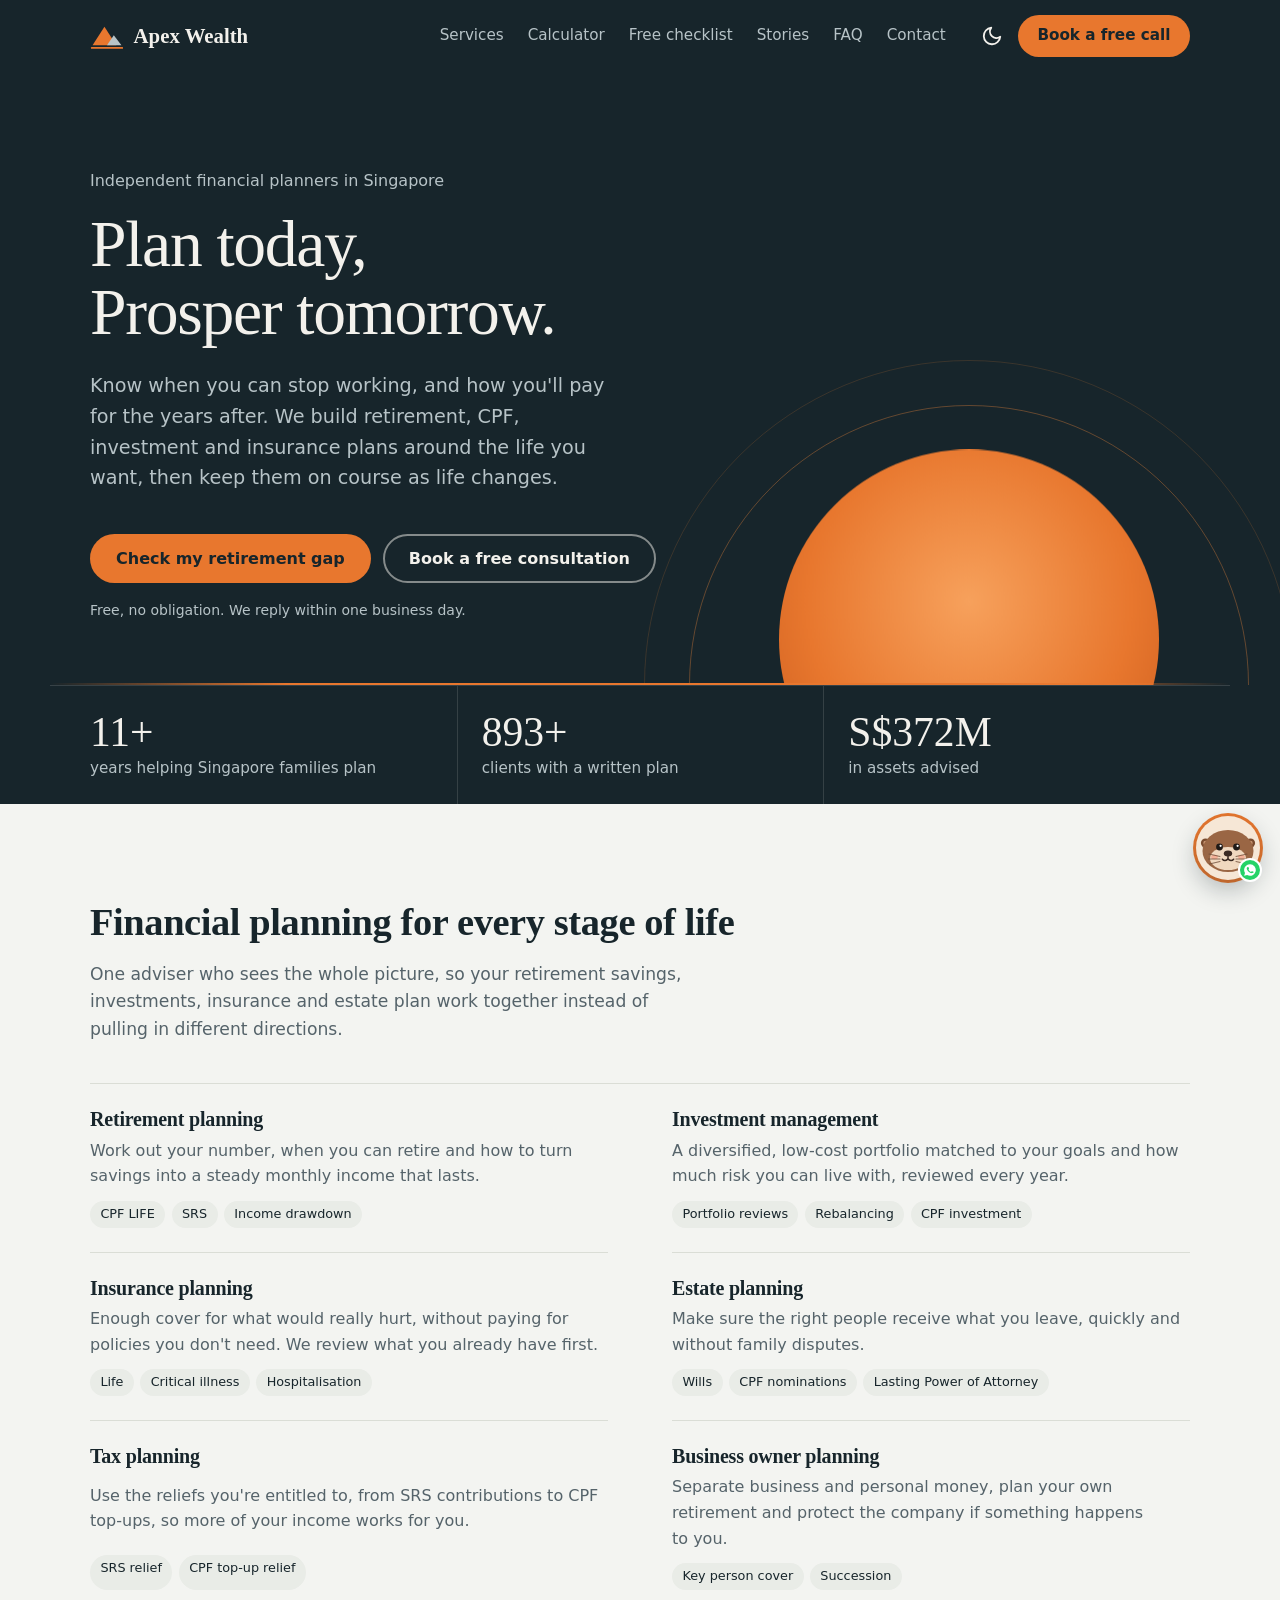
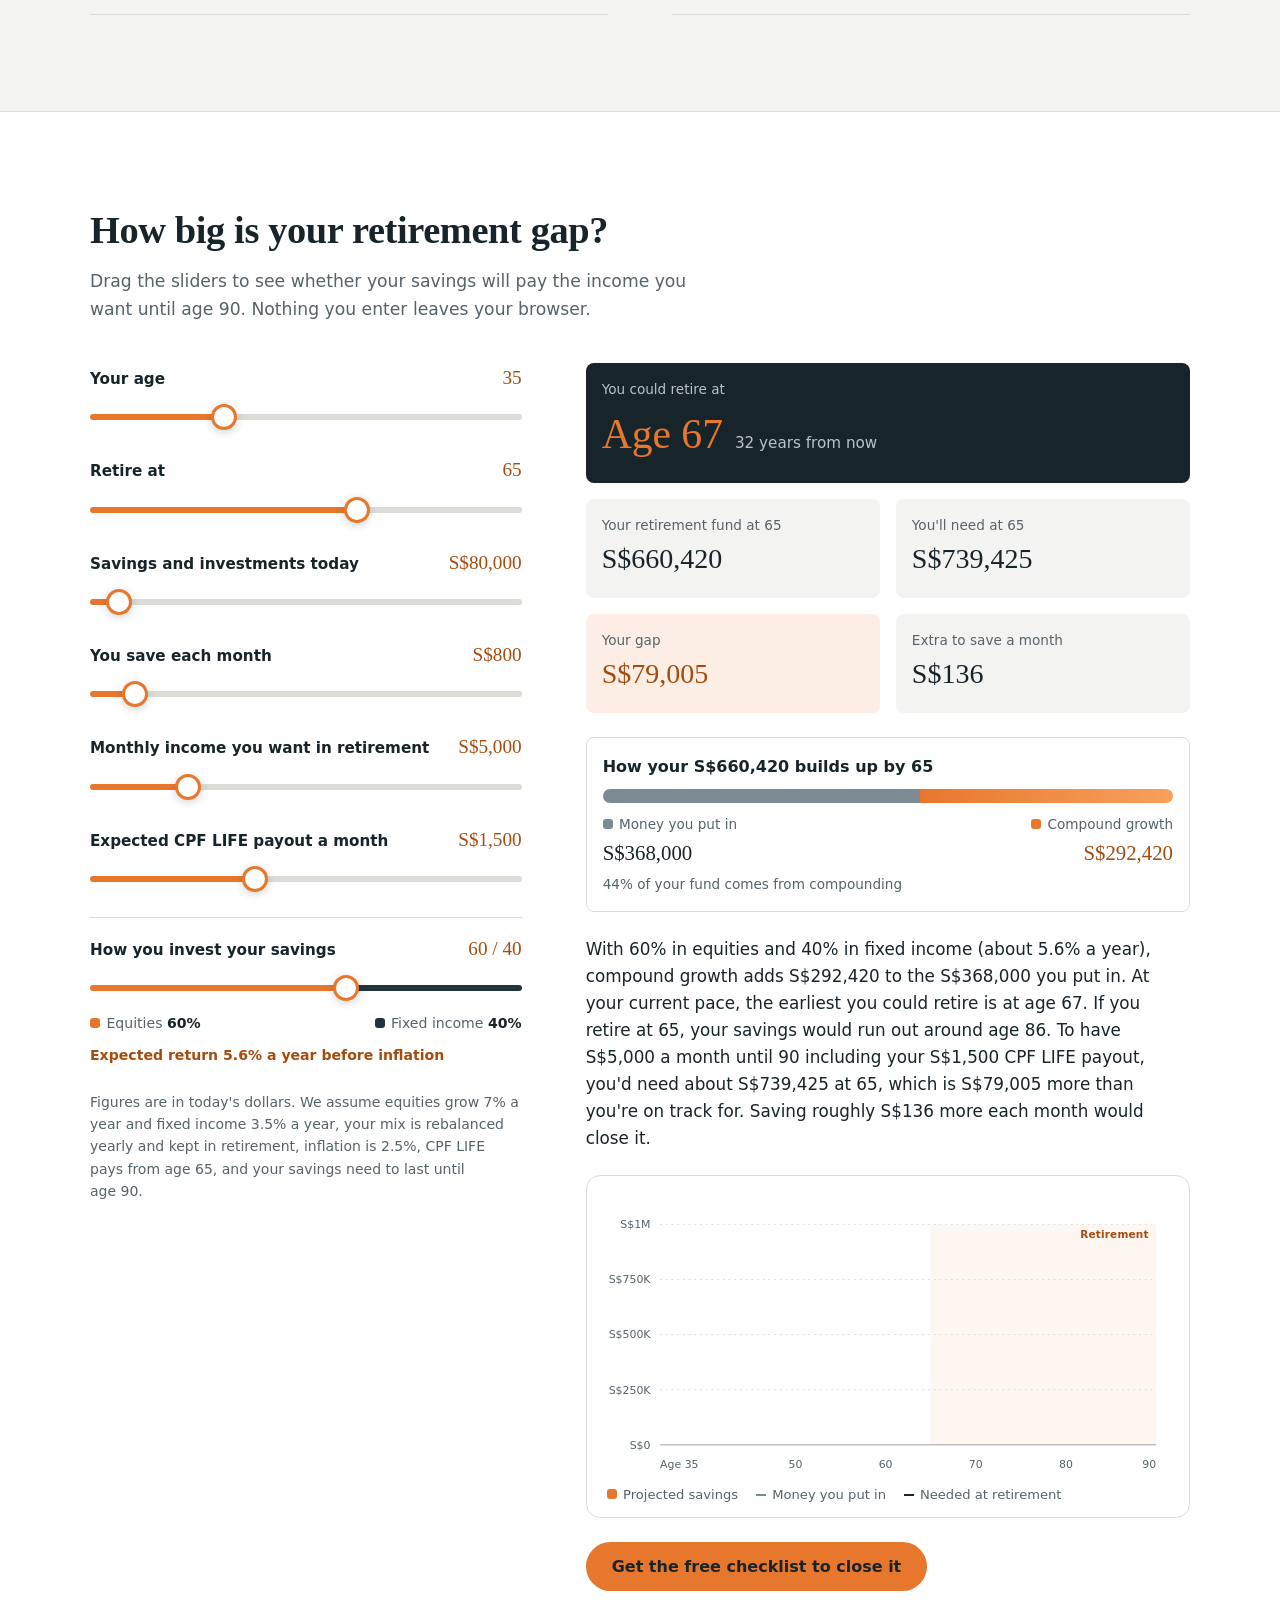
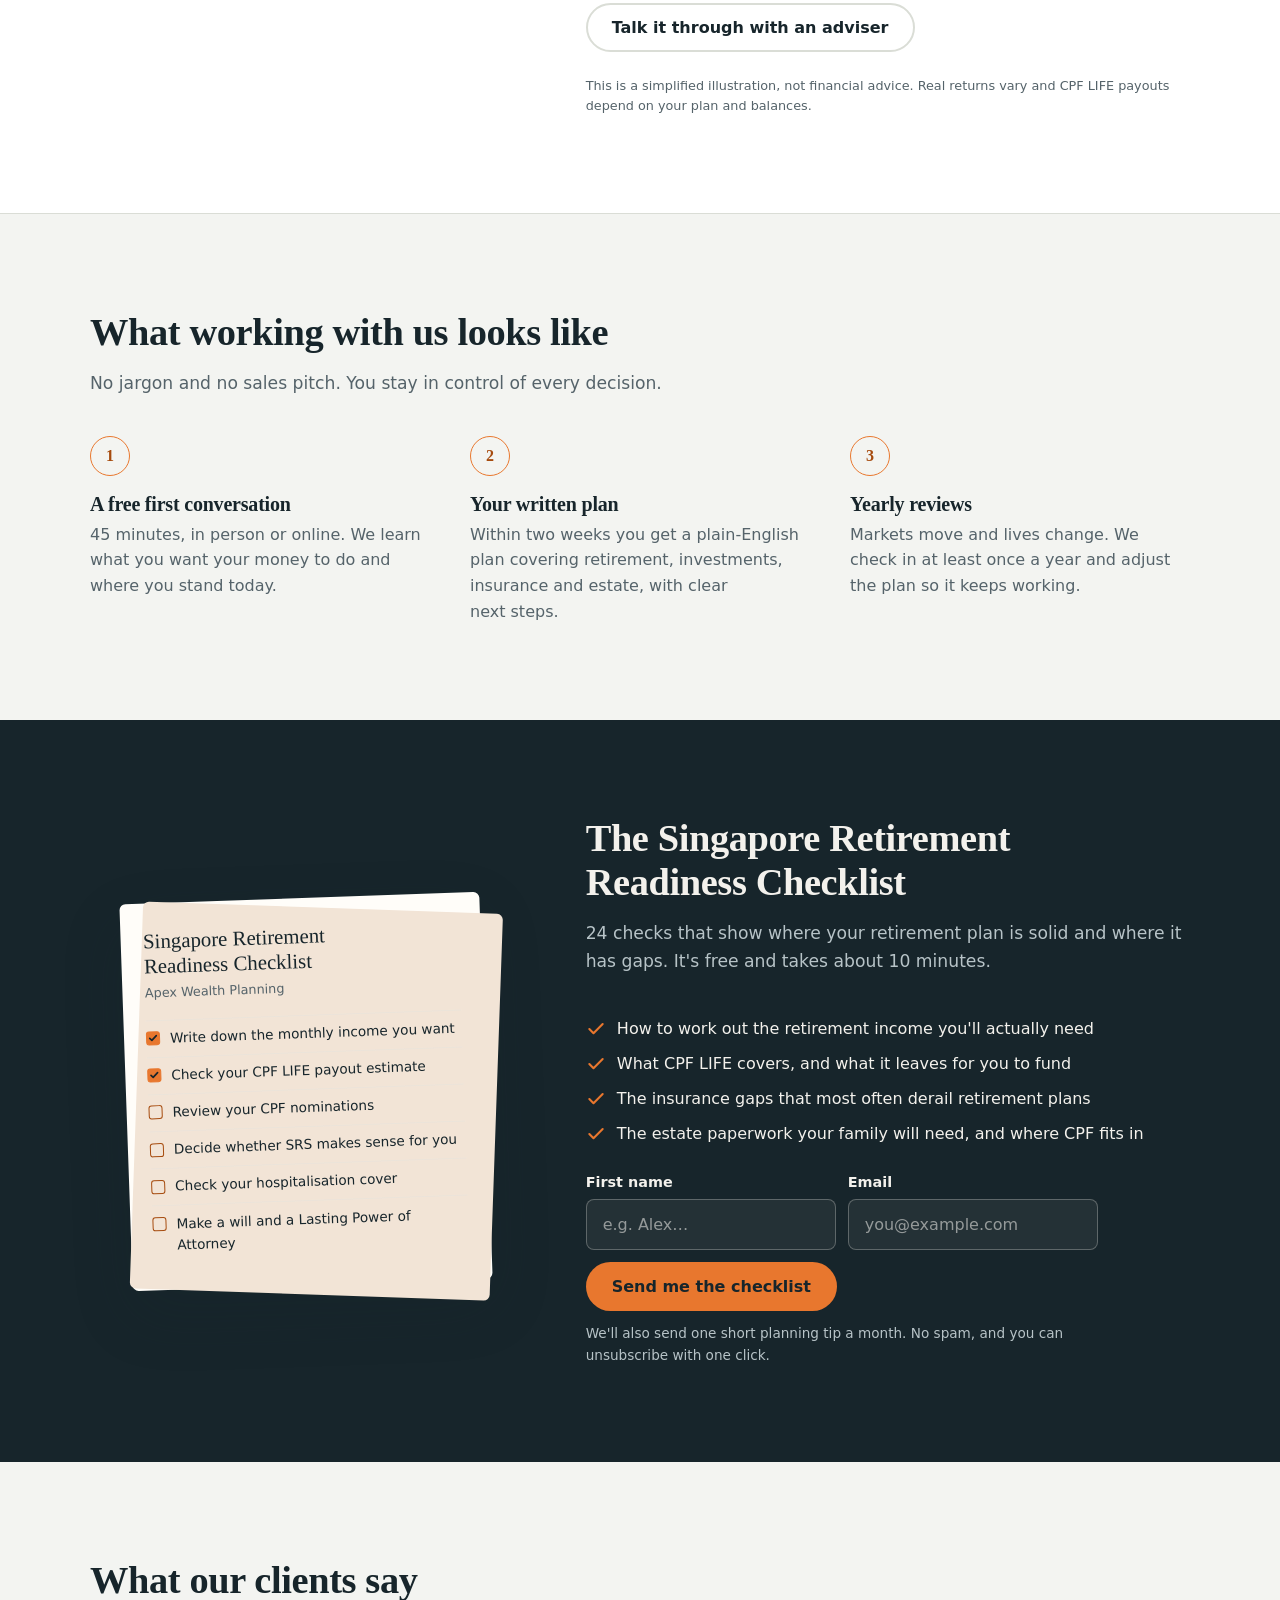
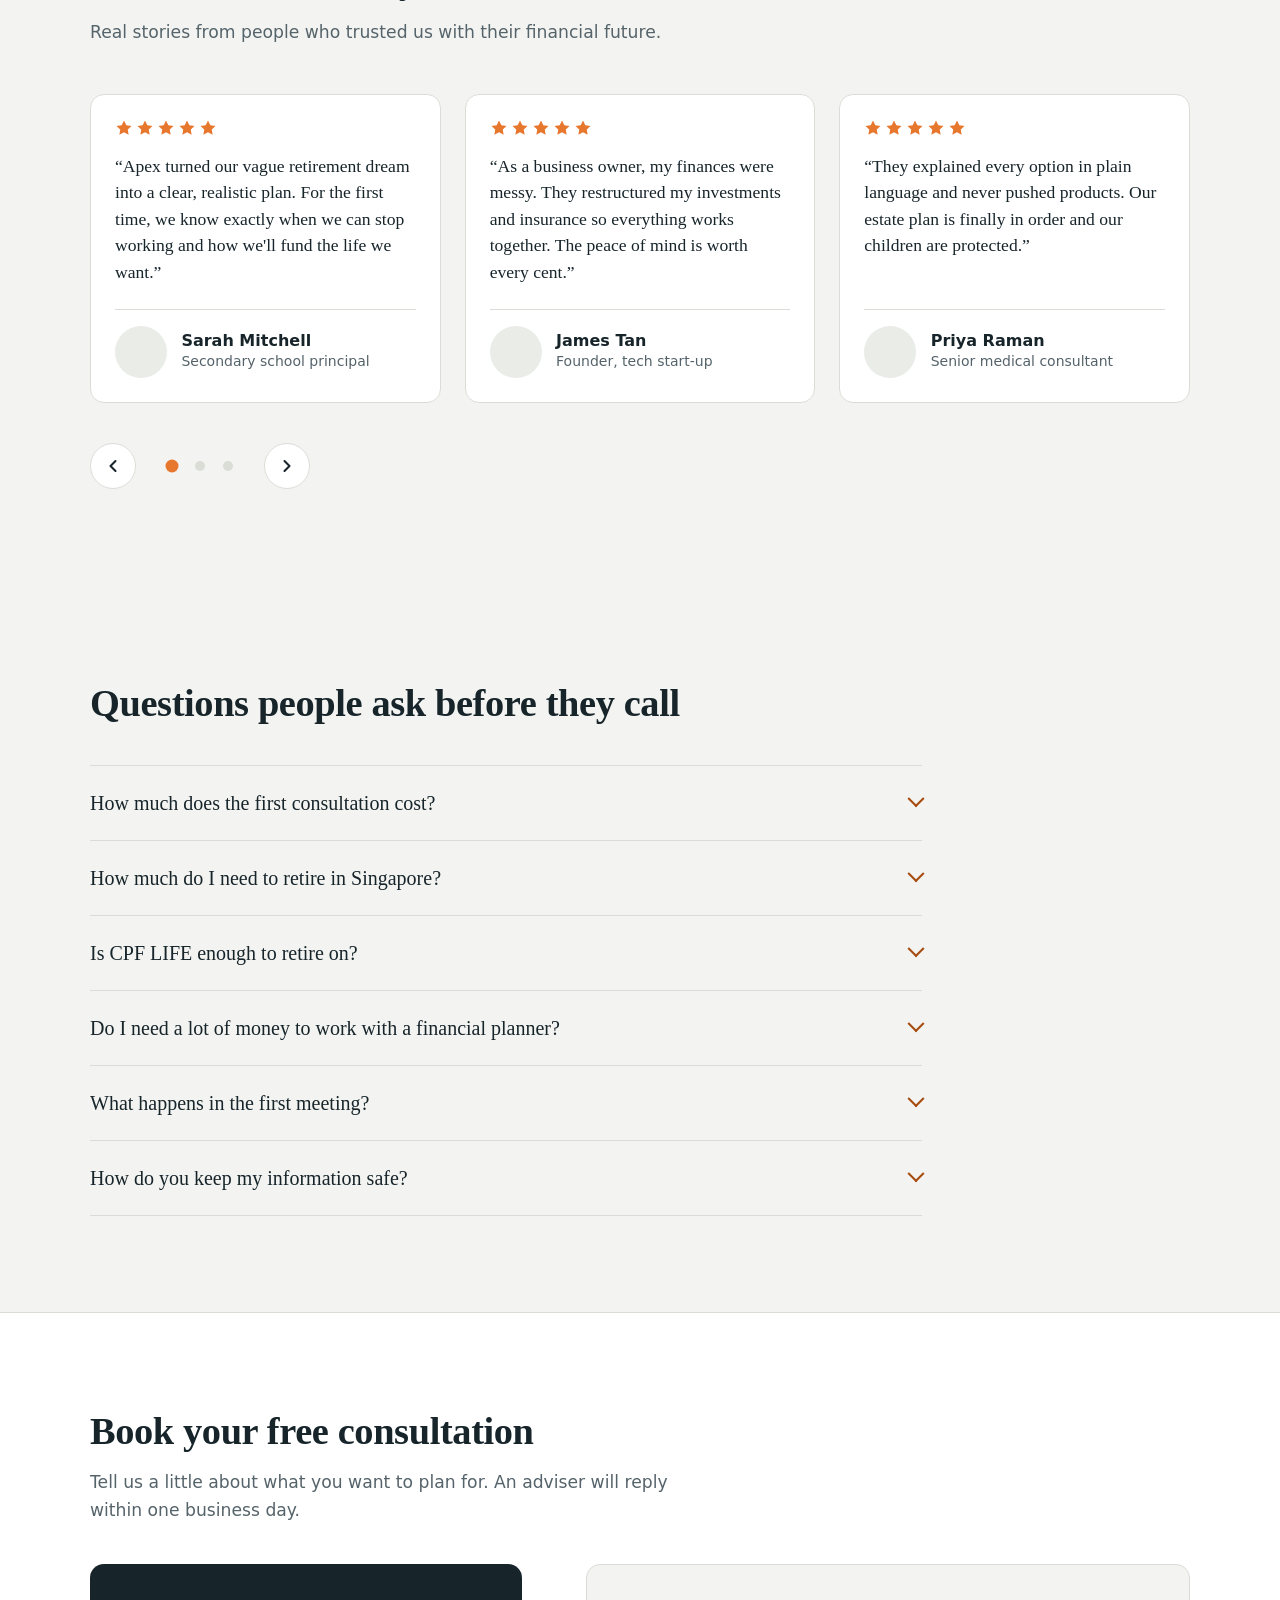
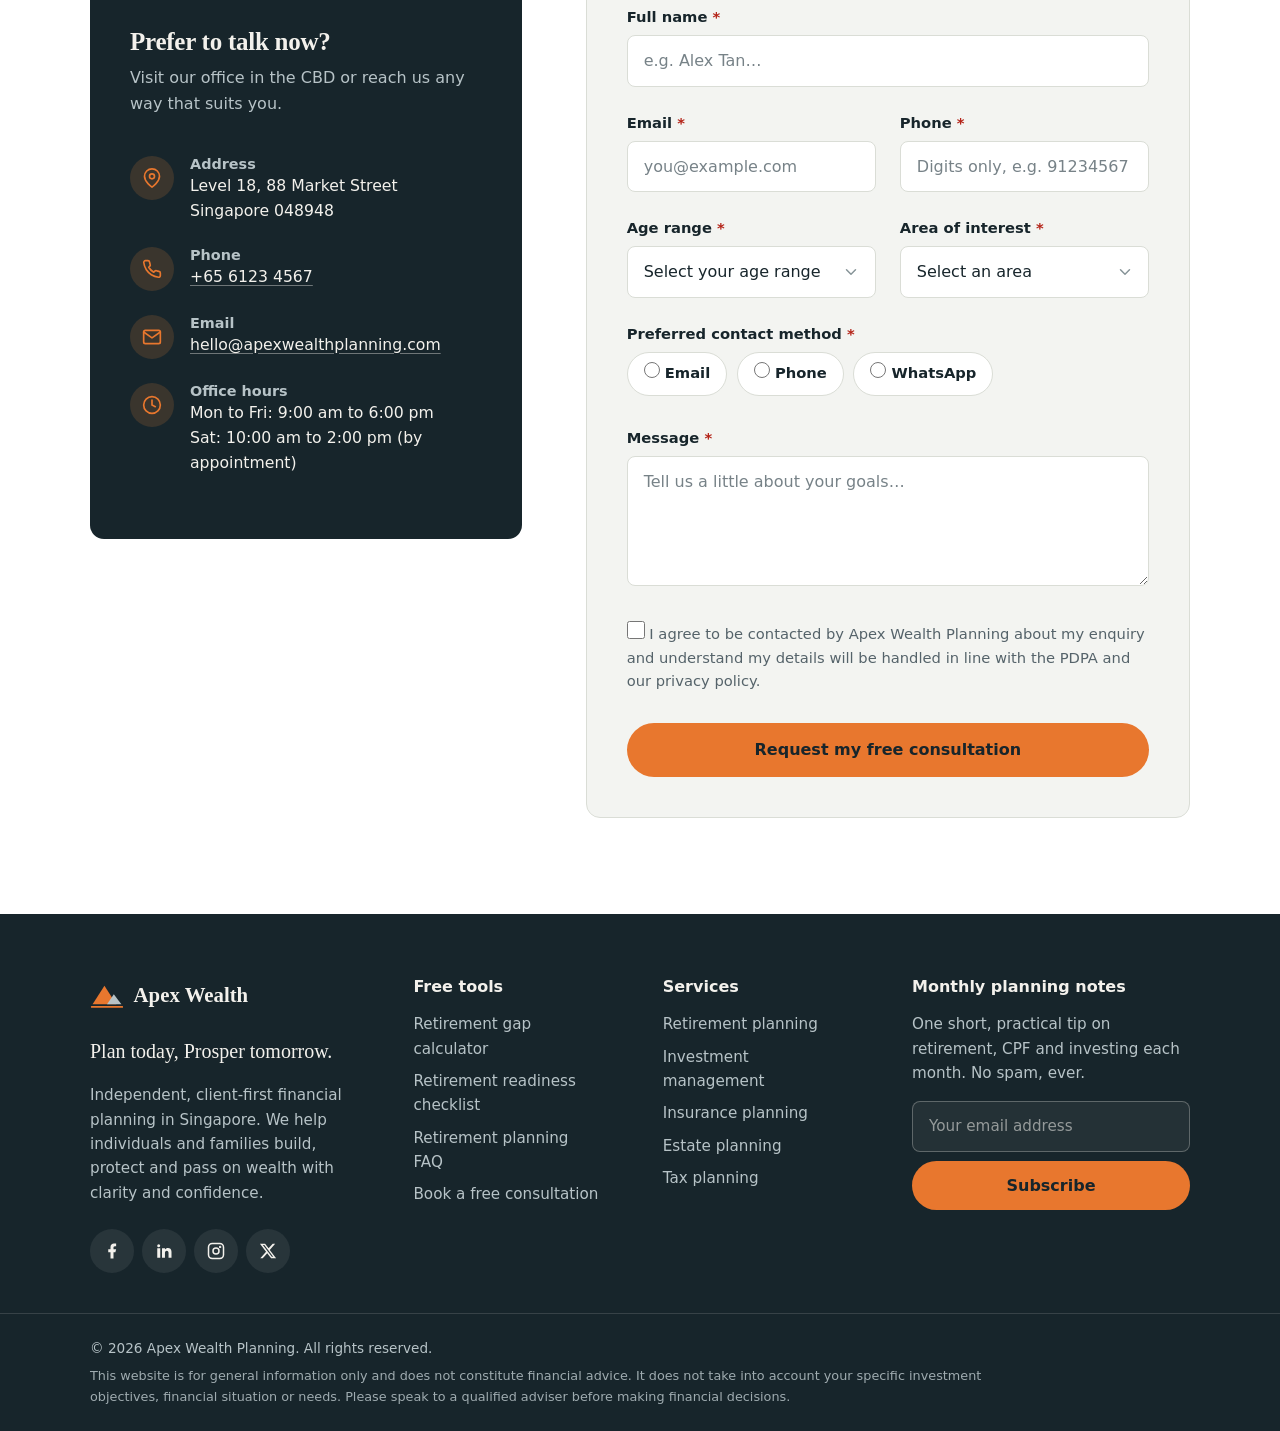
<file: index.html>
<!DOCTYPE html>
<html lang="en-SG">
<head>
  <meta charset="UTF-8">
  <meta name="viewport" content="width=device-width, initial-scale=1, viewport-fit=cover">

  <!-- Security: GitHub Pages can't set response headers, so the policy is set here.
       Scripts and styles may only come from this site (plus Google Fonts); inline
       scripts, inline styles, plugins, <base> hijacking and off-site form posts are blocked.
       When you add a third-party service, add its origin to the matching directive. -->
  <meta http-equiv="Content-Security-Policy" content="default-src 'none'; script-src 'self'; style-src 'self' https://fonts.googleapis.com; font-src https://fonts.gstatic.com; img-src 'self' data: https://randomuser.me; connect-src 'self'; form-action 'self'; base-uri 'none'; object-src 'none'; manifest-src 'self'; upgrade-insecure-requests">
  <meta name="referrer" content="strict-origin-when-cross-origin">

  <!-- SEO -->
  <title>Financial Planner Singapore | Apex Wealth Planning</title>
  <meta name="description" content="Independent financial planning in Singapore: retirement and CPF planning, investments, insurance and estate plans. Use our free retirement gap calculator today.">
  <link rel="canonical" href="https://akigixon.github.io/horizon-wealth-planning/">
  <meta name="robots" content="index, follow, max-image-preview:large">

  <!-- Social sharing -->
  <meta property="og:type" content="website">
  <meta property="og:site_name" content="Apex Wealth Planning">
  <meta property="og:locale" content="en_SG">
  <meta property="og:title" content="Apex Wealth Planning | Plan today, Prosper tomorrow">
  <meta property="og:description" content="Find out how big your retirement gap is in two minutes, then get a plan to close it. Independent retirement, investment and insurance planning in Singapore.">
  <meta property="og:url" content="https://akigixon.github.io/horizon-wealth-planning/">
  <meta property="og:image" content="https://akigixon.github.io/horizon-wealth-planning/assets/og-image.png">
  <meta property="og:image:width" content="1200">
  <meta property="og:image:height" content="630">
  <meta property="og:image:alt" content="Apex Wealth Planning: Plan today, Prosper tomorrow">
  <meta name="twitter:card" content="summary_large_image">

  <!-- Theme -->
  <meta name="color-scheme" content="light dark">
  <meta name="theme-color" content="#17252B">
  <link rel="icon" href="assets/favicon.svg" type="image/svg+xml">

  <!-- Applies the saved light/dark choice before first paint; also blocks framing -->
  <script src="assets/theme.js"></script>

  <!-- Google Fonts: Fraunces (display) + Instrument Sans (body) -->
  <link rel="preconnect" href="https://fonts.googleapis.com">
  <link rel="preconnect" href="https://fonts.gstatic.com" crossorigin>
  <link href="https://fonts.googleapis.com/css2?family=Fraunces:opsz,wght,SOFT@9..144,400..650,0..100&family=Instrument+Sans:wght@400..700&display=swap" rel="stylesheet">
  <link rel="stylesheet" href="assets/site.css">

  <!-- Structured data for search engines (keep in sync with the visible FAQ and contact details) -->
  <script type="application/ld+json">
  {
    "@context": "https://schema.org",
    "@graph": [
      {
        "@type": "FinancialService",
        "@id": "https://akigixon.github.io/horizon-wealth-planning/#business",
        "name": "Apex Wealth Planning",
        "slogan": "Plan today, Prosper tomorrow.",
        "url": "https://akigixon.github.io/horizon-wealth-planning/",
        "logo": "https://akigixon.github.io/horizon-wealth-planning/assets/favicon.svg",
        "image": "https://akigixon.github.io/horizon-wealth-planning/assets/og-image.png",
        "description": "Independent financial planning in Singapore: retirement and CPF planning, investment management, insurance planning, estate planning and tax planning.",
        "telephone": "+65 6123 4567",
        "email": "hello@apexwealthplanning.com",
        "address": {
          "@type": "PostalAddress",
          "streetAddress": "Level 18, 88 Market Street",
          "addressLocality": "Singapore",
          "postalCode": "048948",
          "addressCountry": "SG"
        },
        "areaServed": { "@type": "Country", "name": "Singapore" },
        "openingHoursSpecification": [
          { "@type": "OpeningHoursSpecification", "dayOfWeek": ["Monday", "Tuesday", "Wednesday", "Thursday", "Friday"], "opens": "09:00", "closes": "18:00" },
          { "@type": "OpeningHoursSpecification", "dayOfWeek": "Saturday", "opens": "10:00", "closes": "14:00" }
        ],
        "knowsAbout": ["Retirement planning", "CPF LIFE", "Supplementary Retirement Scheme", "Investment management", "Insurance planning", "Estate planning", "Tax planning"]
      },
      {
        "@type": "Event",
        "@id": "https://akigixon.github.io/horizon-wealth-planning/#lunch-talk-2026-09-30",
        "name": "What is your retirement figure, and how to plan accordingly with the OODA framework",
        "description": "A free lunchtime talk by Apex Wealth Planning in Singapore's CBD. Work out your retirement figure, then learn how to plan for it using the OODA loop: Observe, Orient, Decide, Act. Light refreshments are provided. Seats are limited.",
        "startDate": "2026-09-30T12:30:00+08:00",
        "endDate": "2026-09-30T13:30:00+08:00",
        "eventStatus": "https://schema.org/EventScheduled",
        "eventAttendanceMode": "https://schema.org/OfflineEventAttendanceMode",
        "isAccessibleForFree": true,
        "location": {
          "@type": "Place",
          "name": "60 Cecil Street",
          "address": {
            "@type": "PostalAddress",
            "streetAddress": "60 Cecil Street",
            "addressLocality": "Singapore",
            "postalCode": "049709",
            "addressCountry": "SG"
          }
        },
        "offers": {
          "@type": "Offer",
          "price": "0",
          "priceCurrency": "SGD",
          "availability": "https://schema.org/LimitedAvailability",
          "url": "https://akigixon.github.io/horizon-wealth-planning/"
        },
        "organizer": { "@id": "https://akigixon.github.io/horizon-wealth-planning/#business" }
      },
      {
        "@type": "WebSite",
        "@id": "https://akigixon.github.io/horizon-wealth-planning/#website",
        "url": "https://akigixon.github.io/horizon-wealth-planning/",
        "name": "Apex Wealth Planning",
        "inLanguage": "en-SG",
        "publisher": { "@id": "https://akigixon.github.io/horizon-wealth-planning/#business" }
      },
      {
        "@type": "FAQPage",
        "mainEntity": [
          {
            "@type": "Question",
            "name": "How much does the first consultation cost?",
            "acceptedAnswer": { "@type": "Answer", "text": "Nothing. The first 45-minute consultation is free and there is no obligation to go further. If you decide to work with us, we tell you exactly how we are paid before you commit to anything." }
          },
          {
            "@type": "Question",
            "name": "How much do I need to retire in Singapore?",
            "acceptedAnswer": { "@type": "Answer", "text": "It depends on the income you want, when you stop working and what CPF LIFE will pay you. A common starting point is to work out the monthly income you want in today's dollars, subtract your expected CPF LIFE payout, and plan for savings that can cover the difference until at least age 90. Our free retirement gap calculator gives you a first estimate in two minutes." }
          },
          {
            "@type": "Question",
            "name": "Is CPF LIFE enough to retire on?",
            "acceptedAnswer": { "@type": "Answer", "text": "For most people, CPF LIFE covers basic needs but not the lifestyle they are used to. It is a strong foundation because it pays for life, so we plan your other savings and investments around it rather than instead of it." }
          },
          {
            "@type": "Question",
            "name": "Do I need a lot of money to work with a financial planner?",
            "acceptedAnswer": { "@type": "Answer", "text": "No. Many clients come to us in their twenties and thirties with modest savings. Starting early matters more than starting big, because time does most of the work." }
          },
          {
            "@type": "Question",
            "name": "What happens in the first meeting?",
            "acceptedAnswer": { "@type": "Answer", "text": "We talk about your goals, what you have today and what worries you. You leave with a clear picture of where you stand and two or three next steps, whether or not you work with us." }
          },
          {
            "@type": "Question",
            "name": "How do you keep my information safe?",
            "acceptedAnswer": { "@type": "Answer", "text": "We only ask for what we need to reply to you, we never sell your details, and you can ask us to delete them at any time. Your information is handled in line with Singapore's Personal Data Protection Act (PDPA)." }
          }
        ]
      }
    ]
  }
  </script>
</head>

<body>
  <a class="skip-link" href="#main">Skip to content</a>

  <!-- Lunch talk announcement (revealed by site.js only while the event is upcoming) -->
  <div class="announce" id="announce" hidden>
    <p class="container">
      Free lunch talk: What is your retirement figure? Wed 30 Sept, 12:30pm at 60 Cecil St. Seats are limited.
      <button type="button" class="announce-btn" id="announceBtn" aria-haspopup="dialog" aria-controls="invite">Get your invitation</button>
    </p>
  </div>

  <!-- ============================================================
       HEADER / STICKY NAVIGATION
       ============================================================ -->
  <header class="site-header" id="siteHeader">
    <nav class="nav container" aria-label="Main navigation">
      <a href="#home" class="logo" translate="no" aria-label="Apex Wealth Planning home">
        <svg class="logo-mark" viewBox="0 0 40 40" aria-hidden="true">
          <path d="M3 31 L17 9 L31 31 Z" fill="#E8772E"/>
          <path d="M20 31 L28 19 L37 31 Z" fill="#B7C3C7"/>
          <path d="M2 34h36" stroke="#E8772E" stroke-width="2" stroke-linecap="round"/>
        </svg>
        Apex Wealth
      </a>

      <div class="nav-menu" id="navMenu">
        <ul>
          <li><a href="#services" class="nav-link">Services</a></li>
          <li><a href="#calculator" class="nav-link">Calculator</a></li>
          <li><a href="#checklist" class="nav-link">Free checklist</a></li>
          <li><a href="#testimonials" class="nav-link">Stories</a></li>
          <li><a href="#faq" class="nav-link">FAQ</a></li>
          <li><a href="#contact" class="nav-link">Contact</a></li>
        </ul>
      </div>

      <div class="header-actions">
        <button class="icon-btn theme-toggle" id="themeToggle" type="button" aria-label="Switch to dark theme">
          <svg class="icon-moon" viewBox="0 0 24 24" fill="none" stroke="currentColor" stroke-width="2" stroke-linecap="round" stroke-linejoin="round" aria-hidden="true"><path d="M21 12.8A9 9 0 1 1 11.2 3a7 7 0 0 0 9.8 9.8z"/></svg>
          <svg class="icon-sun" viewBox="0 0 24 24" fill="none" stroke="currentColor" stroke-width="2" stroke-linecap="round" stroke-linejoin="round" aria-hidden="true"><circle cx="12" cy="12" r="4.5"/><path d="M12 2v2M12 20v2M4.9 4.9l1.4 1.4M17.7 17.7l1.4 1.4M2 12h2M20 12h2M4.9 19.1l1.4-1.4M17.7 6.3l1.4-1.4"/></svg>
        </button>
        <a href="#contact" class="btn btn-primary header-cta">Book a free call</a>
        <button class="nav-toggle" id="navToggle" type="button"
                aria-label="Open menu" aria-expanded="false" aria-controls="navMenu">
          <span class="nav-toggle-bar"></span>
          <span class="nav-toggle-bar"></span>
          <span class="nav-toggle-bar"></span>
        </button>
      </div>
    </nav>
  </header>

  <main id="main">
    <!-- ============================================================
         1. HERO
         ============================================================ -->
    <section class="hero" id="home" aria-labelledby="heroTitle">
      <div class="container">
        <div class="hero-grid">
          <div>
            <p class="hero-kicker">Independent financial planners in Singapore</p>
            <h1 class="hero-title" id="heroTitle">Plan today, Prosper tomorrow.</h1>
            <p class="hero-subtitle">
              Know when you can stop working, and how you'll pay for the years after. We build retirement, CPF,
              investment and insurance plans around the life you want, then keep them on course as life changes.
            </p>
            <div class="hero-actions">
              <a href="#calculator" class="btn btn-primary">Check my retirement gap</a>
              <a href="#contact" class="btn btn-ghost">Book a free consultation</a>
            </div>
            <p class="hero-note">Free, no obligation. We reply within one business day.</p>
          </div>
        </div>

        <div class="horizon" aria-hidden="true">
          <div class="horizon-rings"></div>
          <div class="horizon-sun"></div>
          <div class="horizon-line"></div>
        </div>
      </div>

      <!-- Trust stats (numbers count up when visible) -->
      <div class="stats-wrap">
        <ul class="stats container" aria-label="Firm highlights">
          <li class="stat">
            <div class="stat-number" data-target="15" data-suffix="+" aria-hidden="true">15+</div>
            <div class="stat-label"><span class="visually-hidden">15+ </span>years helping Singapore families plan</div>
          </li>
          <li class="stat">
            <div class="stat-number" data-target="1200" data-suffix="+" aria-hidden="true">1,200+</div>
            <div class="stat-label"><span class="visually-hidden">1,200+ </span>clients with a written plan</div>
          </li>
          <li class="stat">
            <div class="stat-number" data-target="500" data-prefix="S$" data-suffix="M" aria-hidden="true">S$500M</div>
            <div class="stat-label"><span class="visually-hidden">S$500M </span>in assets advised</div>
          </li>
        </ul>
      </div>
    </section>

    <!-- ============================================================
         2. SERVICES
         ============================================================ -->
    <section class="section services" id="services" aria-labelledby="servicesTitle">
      <div class="container">
        <header class="section-header">
          <h2 class="section-title" id="servicesTitle">Financial planning for every stage of life</h2>
          <p class="section-subtitle">One adviser who sees the whole picture, so your retirement savings, investments,
            insurance and estate plan work together instead of pulling in different directions.</p>
        </header>

        <ul class="service-list">
          <li class="service">
            <h3>Retirement planning</h3>
            <p>Work out your number, when you can retire and how to turn savings into a steady monthly income that lasts.</p>
            <ul class="service-tags" aria-label="Includes"><li>CPF LIFE</li><li>SRS</li><li>Income drawdown</li></ul>
          </li>
          <li class="service">
            <h3>Investment management</h3>
            <p>A diversified, low-cost portfolio matched to your goals and how much risk you can live with, reviewed every year.</p>
            <ul class="service-tags" aria-label="Includes"><li>Portfolio reviews</li><li>Rebalancing</li><li>CPF investment</li></ul>
          </li>
          <li class="service">
            <h3>Insurance planning</h3>
            <p>Enough cover for what would really hurt, without paying for policies you don't need. We review what you already have first.</p>
            <ul class="service-tags" aria-label="Includes"><li>Life</li><li>Critical illness</li><li>Hospitalisation</li></ul>
          </li>
          <li class="service">
            <h3>Estate planning</h3>
            <p>Make sure the right people receive what you leave, quickly and without family disputes.</p>
            <ul class="service-tags" aria-label="Includes"><li>Wills</li><li>CPF nominations</li><li>Lasting Power of Attorney</li></ul>
          </li>
          <li class="service">
            <h3>Tax planning</h3>
            <p>Use the reliefs you're entitled to, from SRS contributions to CPF top-ups, so more of your income works for you.</p>
            <ul class="service-tags" aria-label="Includes"><li>SRS relief</li><li>CPF top-up relief</li></ul>
          </li>
          <li class="service">
            <h3>Business owner planning</h3>
            <p>Separate business and personal money, plan your own retirement and protect the company if something happens to you.</p>
            <ul class="service-tags" aria-label="Includes"><li>Key person cover</li><li>Succession</li></ul>
          </li>
        </ul>
      </div>
    </section>

    <!-- ============================================================
         3. RETIREMENT GAP CALCULATOR (lead tool)
         ============================================================ -->
    <section class="section calculator-section" id="calculator" aria-labelledby="calcTitle">
      <div class="container">
        <header class="section-header">
          <h2 class="section-title" id="calcTitle">How big is your retirement gap?</h2>
          <p class="section-subtitle">Drag the sliders to see whether your savings will pay the income you want until age 90.
            Nothing you enter leaves your browser.</p>
        </header>

        <div class="calc">
          <form class="calc-form" id="calcForm" novalidate aria-label="Retirement gap calculator">
            <div class="calc-field">
              <div class="calc-field-head">
                <label for="calcAge">Your age</label>
                <output class="calc-value" for="calcAge" id="calcAgeValue" aria-hidden="true"></output>
              </div>
              <input class="calc-range" id="calcAge" name="age" type="range" min="18" max="75" step="1" value="35" data-format="age">
            </div>
            <div class="calc-field">
              <div class="calc-field-head">
                <label for="calcRetire">Retire at</label>
                <output class="calc-value" for="calcRetire" id="calcRetireValue" aria-hidden="true"></output>
              </div>
              <input class="calc-range" id="calcRetire" name="retireAge" type="range" min="40" max="80" step="1" value="65" data-format="age">
            </div>
            <div class="calc-field">
              <div class="calc-field-head">
                <label for="calcSavings">Savings and investments today</label>
                <output class="calc-value" for="calcSavings" id="calcSavingsValue" aria-hidden="true"></output>
              </div>
              <input class="calc-range" id="calcSavings" name="savings" type="range" min="0" max="2000000" step="5000" value="80000" data-format="money">
            </div>
            <div class="calc-field">
              <div class="calc-field-head">
                <label for="calcMonthly">You save each month</label>
                <output class="calc-value" for="calcMonthly" id="calcMonthlyValue" aria-hidden="true"></output>
              </div>
              <input class="calc-range" id="calcMonthly" name="monthly" type="range" min="0" max="10000" step="50" value="800" data-format="money">
            </div>
            <div class="calc-field">
              <div class="calc-field-head">
                <label for="calcIncome">Monthly income you want in retirement</label>
                <output class="calc-value" for="calcIncome" id="calcIncomeValue" aria-hidden="true"></output>
              </div>
              <input class="calc-range" id="calcIncome" name="income" type="range" min="1000" max="20000" step="100" value="5000" data-format="money">
            </div>
            <div class="calc-field">
              <div class="calc-field-head">
                <label for="calcCpf">Expected CPF LIFE payout a month</label>
                <output class="calc-value" for="calcCpf" id="calcCpfValue" aria-hidden="true"></output>
              </div>
              <input class="calc-range" id="calcCpf" name="cpf" type="range" min="0" max="4000" step="50" value="1500" data-format="money">
            </div>
            <div class="calc-field calc-alloc">
              <div class="calc-field-head">
                <label for="calcEquity">How you invest your savings</label>
                <output class="calc-value" for="calcEquity" id="calcEquityValue" aria-hidden="true"></output>
              </div>
              <input class="calc-range calc-range-split" id="calcEquity" name="equity" type="range" min="0" max="100" step="5" value="60" data-format="split" aria-describedby="calcReturn">
              <div class="calc-split-legend" aria-hidden="true">
                <span><i class="key key-eq"></i>Equities <b id="calcEqPct">60%</b></span>
                <span><i class="key key-fi"></i>Fixed income <b id="calcFiPct">40%</b></span>
              </div>
              <p class="calc-return" id="calcReturn">Expected return 5.6% a year before inflation</p>
            </div>
            <p class="calc-assumptions" id="calcAssumptions">
              Figures are in today's dollars. We assume equities grow 7% a year and fixed income 3.5% a year, your mix is rebalanced yearly and kept in retirement, inflation is 2.5%, CPF LIFE pays from age 65, and your savings need to last until age 90.
            </p>
            <p class="error-msg calc-field full" id="calcError" aria-live="polite"></p>
          </form>

          <div class="calc-result">
            <dl class="calc-figures">
              <div class="calc-figure is-headline">
                <dt>You could retire at</dt>
                <dd><span id="calcEarliest">–</span> <span class="calc-figure-note" id="calcEarliestNote"></span></dd>
              </div>
              <div class="calc-figure">
                <dt id="projLabel">You're on track to have</dt>
                <dd id="calcProjected">–</dd>
              </div>
              <div class="calc-figure">
                <dt id="neededLabel">You'll need</dt>
                <dd id="calcNeeded">–</dd>
              </div>
              <div class="calc-figure is-gap">
                <dt id="gapLabel">Your gap</dt>
                <dd id="calcGap">–</dd>
              </div>
              <div class="calc-figure">
                <dt>Extra to save a month</dt>
                <dd id="calcExtra">–</dd>
              </div>
            </dl>

            <div class="calc-build">
              <p class="calc-build-title" id="buildTitle">How your fund builds up</p>
              <div class="calc-build-bar" aria-hidden="true"><span class="seg-in" id="segIn"></span><span class="seg-growth" id="segGrowth"></span></div>
              <dl class="calc-build-legend">
                <div><dt><i class="key key-in"></i>Money you put in</dt><dd id="calcPutIn">–</dd></div>
                <div><dt><i class="key key-eq"></i>Compound growth</dt><dd id="calcGrowth">–</dd></div>
              </dl>
              <p class="calc-build-note" id="calcGrowthShare"></p>
            </div>

            <p class="calc-summary" id="calcSummary" aria-live="polite"></p>

            <figure class="calc-chart">
              <svg id="calcChart" viewBox="0 0 600 300" role="img" aria-labelledby="calcSummary" aria-describedby="chartHint" tabindex="0"></svg>
              <figcaption class="chart-legend">
                <span><i class="key key-bal"></i>Projected savings</span>
                <span><i class="key key-putin"></i>Money you put in</span>
                <span><i class="key key-need"></i>Needed at retirement</span>
              </figcaption>
              <p class="visually-hidden" id="chartHint">Use the left and right arrow keys to read your projected savings at each age.</p>
              <p class="visually-hidden" id="chartReadout" aria-live="polite"></p>
            </figure>

            <div class="calc-actions">
              <a href="#checklist" class="btn btn-primary">Get the free checklist to close it</a>
              <a href="#contact" class="btn btn-outline" data-interest="Retirement Planning">Talk it through with an adviser</a>
            </div>
            <p class="calc-disclaimer">This is a simplified illustration, not financial advice. Real returns vary and CPF LIFE payouts depend on your plan and balances.</p>
          </div>
        </div>
      </div>
    </section>

    <!-- ============================================================
         4. PROCESS
         ============================================================ -->
    <section class="section process" id="process" aria-labelledby="processTitle">
      <div class="container">
        <header class="section-header">
          <h2 class="section-title" id="processTitle">What working with us looks like</h2>
          <p class="section-subtitle">No jargon and no sales pitch. You stay in control of every decision.</p>
        </header>

        <ol class="steps">
          <li class="step">
            <h3>A free first conversation</h3>
            <p>45 minutes, in person or online. We learn what you want your money to do and where you stand today.</p>
          </li>
          <li class="step">
            <h3>Your written plan</h3>
            <p>Within two weeks you get a plain-English plan covering retirement, investments, insurance and estate, with clear next steps.</p>
          </li>
          <li class="step">
            <h3>Yearly reviews</h3>
            <p>Markets move and lives change. We check in at least once a year and adjust the plan so it keeps working.</p>
          </li>
        </ol>
      </div>
    </section>

    <!-- ============================================================
         5. LEAD MAGNET: RETIREMENT READINESS CHECKLIST
         ============================================================ -->
    <section class="section lead" id="checklist" aria-labelledby="leadTitle">
      <div class="container lead-grid">
        <div class="paper-stack" aria-hidden="true">
          <div class="paper">
            <p class="paper-title">Singapore Retirement Readiness Checklist</p>
            <p class="paper-sub">Apex Wealth Planning</p>
            <ul>
              <li class="done">Write down the monthly income you want</li>
              <li class="done">Check your CPF LIFE payout estimate</li>
              <li>Review your CPF nominations</li>
              <li>Decide whether SRS makes sense for you</li>
              <li>Check your hospitalisation cover</li>
              <li>Make a will and a Lasting Power of Attorney</li>
            </ul>
          </div>
        </div>

        <div>
          <header class="section-header">
            <h2 class="section-title" id="leadTitle">The Singapore Retirement Readiness Checklist</h2>
            <p class="section-subtitle">24 checks that show where your retirement plan is solid and where it has gaps.
              It's free and takes about 10 minutes.</p>
          </header>

          <ul class="lead-points">
            <li><svg viewBox="0 0 24 24" fill="none" stroke="currentColor" stroke-width="2.5" stroke-linecap="round" stroke-linejoin="round" aria-hidden="true"><polyline points="20 6 9 17 4 12"/></svg>How to work out the retirement income you'll actually need</li>
            <li><svg viewBox="0 0 24 24" fill="none" stroke="currentColor" stroke-width="2.5" stroke-linecap="round" stroke-linejoin="round" aria-hidden="true"><polyline points="20 6 9 17 4 12"/></svg>What CPF LIFE covers, and what it leaves for you to fund</li>
            <li><svg viewBox="0 0 24 24" fill="none" stroke="currentColor" stroke-width="2.5" stroke-linecap="round" stroke-linejoin="round" aria-hidden="true"><polyline points="20 6 9 17 4 12"/></svg>The insurance gaps that most often derail retirement plans</li>
            <li><svg viewBox="0 0 24 24" fill="none" stroke="currentColor" stroke-width="2.5" stroke-linecap="round" stroke-linejoin="round" aria-hidden="true"><polyline points="20 6 9 17 4 12"/></svg>The estate paperwork your family will need, and where CPF fits in</li>
          </ul>

          <div id="leadFormWrap">
            <form class="lead-form" id="leadForm" novalidate aria-label="Get the free checklist">
              <div class="field">
                <label for="leadName">First name</label>
                <input class="band-input" type="text" id="leadName" name="firstName" autocomplete="given-name"
                       maxlength="60" placeholder="e.g. Alex…" aria-describedby="leadName-error">
                <span class="band-error" id="leadName-error" aria-live="polite"></span>
              </div>
              <div class="field">
                <label for="leadEmail">Email</label>
                <input class="band-input" type="email" id="leadEmail" name="email" autocomplete="email"
                       spellcheck="false" maxlength="254" placeholder="you@example.com" aria-describedby="leadEmail-error">
                <span class="band-error" id="leadEmail-error" aria-live="polite"></span>
              </div>
              <div class="hp-field" aria-hidden="true">
                <label for="leadWebsite">Leave this field empty</label>
                <input type="text" id="leadWebsite" name="website" tabindex="-1" autocomplete="off">
              </div>
              <div class="full">
                <button type="submit" class="btn btn-primary">Send me the checklist</button>
              </div>
              <p class="lead-fineprint full">We'll also send one short planning tip a month. No spam, and you can unsubscribe with one click.</p>
            </form>
          </div>
        </div>
      </div>
    </section>

    <!-- ============================================================
         6. TESTIMONIALS CAROUSEL
         ============================================================ -->
    <section class="section testimonials" id="testimonials" aria-labelledby="testimonialsTitle">
      <div class="container">
        <header class="section-header">
          <h2 class="section-title" id="testimonialsTitle">What our clients say</h2>
          <p class="section-subtitle">Real stories from people who trusted us with their financial future.</p>
        </header>

        <div class="carousel" id="carousel"
             role="region" aria-roledescription="carousel" aria-label="Client testimonials">
          <div class="carousel-viewport">
            <div class="carousel-track" id="carouselTrack" aria-live="off">

              <!-- Slide 1 -->
              <div class="carousel-slide" role="group" aria-roledescription="slide">
                <article class="testimonial-card">
                  <div class="stars" role="img" aria-label="Rated 5 out of 5 stars"></div>
                  <blockquote class="testimonial-quote">
                    “Apex turned our vague retirement dream into a clear, realistic plan. For the first time,
                    we know exactly when we can stop working and how we'll fund the life we want.”
                  </blockquote>
                  <div class="testimonial-author">
                    <img class="testimonial-avatar" src="https://randomuser.me/api/portraits/women/44.jpg"
                         alt="Portrait of Sarah Mitchell" width="52" height="52" loading="lazy" decoding="async">
                    <div>
                      <h3 class="testimonial-name">Sarah Mitchell</h3>
                      <p class="testimonial-role">Secondary school principal</p>
                    </div>
                  </div>
                </article>
              </div>

              <!-- Slide 2 -->
              <div class="carousel-slide" role="group" aria-roledescription="slide">
                <article class="testimonial-card">
                  <div class="stars" role="img" aria-label="Rated 5 out of 5 stars"></div>
                  <blockquote class="testimonial-quote">
                    “As a business owner, my finances were messy. They restructured my investments and
                    insurance so everything works together. The peace of mind is worth every cent.”
                  </blockquote>
                  <div class="testimonial-author">
                    <img class="testimonial-avatar" src="https://randomuser.me/api/portraits/men/32.jpg"
                         alt="Portrait of James Tan" width="52" height="52" loading="lazy" decoding="async">
                    <div>
                      <h3 class="testimonial-name">James Tan</h3>
                      <p class="testimonial-role">Founder, tech start-up</p>
                    </div>
                  </div>
                </article>
              </div>

              <!-- Slide 3 -->
              <div class="carousel-slide" role="group" aria-roledescription="slide">
                <article class="testimonial-card">
                  <div class="stars" role="img" aria-label="Rated 5 out of 5 stars"></div>
                  <blockquote class="testimonial-quote">
                    “They explained every option in plain language and never pushed products. Our estate plan
                    is finally in order and our children are protected.”
                  </blockquote>
                  <div class="testimonial-author">
                    <img class="testimonial-avatar" src="https://randomuser.me/api/portraits/women/68.jpg"
                         alt="Portrait of Priya Raman" width="52" height="52" loading="lazy" decoding="async">
                    <div>
                      <h3 class="testimonial-name">Priya Raman</h3>
                      <p class="testimonial-role">Senior medical consultant</p>
                    </div>
                  </div>
                </article>
              </div>

              <!-- Slide 4 -->
              <div class="carousel-slide" role="group" aria-roledescription="slide">
                <article class="testimonial-card">
                  <div class="stars" role="img" aria-label="Rated 5 out of 5 stars"></div>
                  <blockquote class="testimonial-quote">
                    “I started investing in my twenties with their guidance. The regular reviews keep me on
                    track, and my portfolio has grown steadily through every market cycle.”
                  </blockquote>
                  <div class="testimonial-author">
                    <img class="testimonial-avatar" src="https://randomuser.me/api/portraits/men/75.jpg"
                         alt="Portrait of Daniel Lee" width="52" height="52" loading="lazy" decoding="async">
                    <div>
                      <h3 class="testimonial-name">Daniel Lee</h3>
                      <p class="testimonial-role">Software engineer</p>
                    </div>
                  </div>
                </article>
              </div>

              <!-- Slide 5 -->
              <div class="carousel-slide" role="group" aria-roledescription="slide">
                <article class="testimonial-card">
                  <div class="stars" role="img" aria-label="Rated 5 out of 5 stars"></div>
                  <blockquote class="testimonial-quote">
                    “After my husband passed, I felt lost with our finances. The Apex team was patient,
                    compassionate and helped me build a secure income for the years ahead.”
                  </blockquote>
                  <div class="testimonial-author">
                    <img class="testimonial-avatar" src="https://randomuser.me/api/portraits/women/79.jpg"
                         alt="Portrait of Margaret O'Connor" width="52" height="52" loading="lazy" decoding="async">
                    <div>
                      <h3 class="testimonial-name">Margaret O'Connor</h3>
                      <p class="testimonial-role">Retired nurse</p>
                    </div>
                  </div>
                </article>
              </div>

            </div>
          </div>

          <!-- Carousel controls -->
          <div class="carousel-controls">
            <button class="carousel-btn" id="carouselPrev" type="button" aria-label="Previous testimonial" aria-controls="carouselTrack">
              <svg viewBox="0 0 24 24" fill="none" stroke="currentColor" stroke-width="2.5" stroke-linecap="round" stroke-linejoin="round" aria-hidden="true"><polyline points="15 18 9 12 15 6"/></svg>
            </button>
            <div class="carousel-dots" id="carouselDots" role="group" aria-label="Choose testimonial"></div>
            <button class="carousel-btn" id="carouselNext" type="button" aria-label="Next testimonial" aria-controls="carouselTrack">
              <svg viewBox="0 0 24 24" fill="none" stroke="currentColor" stroke-width="2.5" stroke-linecap="round" stroke-linejoin="round" aria-hidden="true"><polyline points="9 18 15 12 9 6"/></svg>
            </button>
          </div>
        </div>
      </div>
    </section>

    <!-- ============================================================
         7. FAQ (mirrored in the FAQPage structured data in <head>)
         ============================================================ -->
    <section class="section faq" id="faq" aria-labelledby="faqTitle">
      <div class="container">
        <header class="section-header">
          <h2 class="section-title" id="faqTitle">Questions people ask before they call</h2>
        </header>

        <div class="faq-list">
          <details class="faq-item">
            <summary>How much does the first consultation cost?</summary>
            <p class="faq-answer">Nothing. The first 45-minute consultation is free and there is no obligation to go further. If you decide to work with us, we tell you exactly how we are paid before you commit to anything.</p>
          </details>
          <details class="faq-item">
            <summary>How much do I need to retire in Singapore?</summary>
            <p class="faq-answer">It depends on the income you want, when you stop working and what CPF LIFE will pay you. A common starting point is to work out the monthly income you want in today's dollars, subtract your expected CPF LIFE payout, and plan for savings that can cover the difference until at least age 90. Our free <a class="text-link" href="#calculator">retirement gap calculator</a> gives you a first estimate in two minutes.</p>
          </details>
          <details class="faq-item">
            <summary>Is CPF LIFE enough to retire on?</summary>
            <p class="faq-answer">For most people, CPF LIFE covers basic needs but not the lifestyle they are used to. It is a strong foundation because it pays for life, so we plan your other savings and investments around it rather than instead of it.</p>
          </details>
          <details class="faq-item">
            <summary>Do I need a lot of money to work with a financial planner?</summary>
            <p class="faq-answer">No. Many clients come to us in their twenties and thirties with modest savings. Starting early matters more than starting big, because time does most of the work.</p>
          </details>
          <details class="faq-item">
            <summary>What happens in the first meeting?</summary>
            <p class="faq-answer">We talk about your goals, what you have today and what worries you. You leave with a clear picture of where you stand and two or three next steps, whether or not you work with us.</p>
          </details>
          <details class="faq-item">
            <summary>How do you keep my information safe?</summary>
            <p class="faq-answer">We only ask for what we need to reply to you, we never sell your details, and you can ask us to delete them at any time. Your information is handled in line with Singapore's Personal Data Protection Act (PDPA).</p>
          </details>
        </div>
      </div>
    </section>

    <!-- ============================================================
         8. ENQUIRY / CONTACT
         ============================================================ -->
    <section class="section contact" id="contact" aria-labelledby="contactTitle">
      <div class="container">
        <header class="section-header">
          <h2 class="section-title" id="contactTitle">Book your free consultation</h2>
          <p class="section-subtitle">Tell us a little about what you want to plan for. An adviser will reply within one business day.</p>
        </header>

        <div class="contact-grid">
          <!-- Contact information -->
          <aside class="contact-info" aria-labelledby="contactInfoTitle">
            <h3 id="contactInfoTitle">Prefer to talk now?</h3>
            <p>Visit our office in the CBD or reach us any way that suits you.</p>

            <ul class="info-list">
              <li class="info-item">
                <span class="info-icon" aria-hidden="true">
                  <svg viewBox="0 0 24 24" fill="none" stroke="currentColor" stroke-width="2" stroke-linecap="round" stroke-linejoin="round"><path d="M21 10c0 7-9 13-9 13s-9-6-9-13a9 9 0 0 1 18 0z"/><circle cx="12" cy="10" r="3"/></svg>
                </span>
                <div>
                  <h4>Address</h4>
                  <p>Level 18, 88 Market Street<br>Singapore 048948</p>
                </div>
              </li>
              <li class="info-item">
                <span class="info-icon" aria-hidden="true">
                  <svg viewBox="0 0 24 24" fill="none" stroke="currentColor" stroke-width="2" stroke-linecap="round" stroke-linejoin="round"><path d="M22 16.92v3a2 2 0 0 1-2.18 2 19.79 19.79 0 0 1-8.63-3.07 19.5 19.5 0 0 1-6-6 19.79 19.79 0 0 1-3.07-8.67A2 2 0 0 1 4.11 2h3a2 2 0 0 1 2 1.72c.13.96.36 1.9.7 2.81a2 2 0 0 1-.45 2.11L8.09 9.91a16 16 0 0 0 6 6l1.27-1.27a2 2 0 0 1 2.11-.45c.91.34 1.85.57 2.81.7A2 2 0 0 1 22 16.92z"/></svg>
                </span>
                <div>
                  <h4>Phone</h4>
                  <p><a href="tel:+6561234567">+65 6123 4567</a></p>
                </div>
              </li>
              <li class="info-item">
                <span class="info-icon" aria-hidden="true">
                  <svg viewBox="0 0 24 24" fill="none" stroke="currentColor" stroke-width="2" stroke-linecap="round" stroke-linejoin="round"><rect x="2" y="4" width="20" height="16" rx="2"/><path d="m22 6-10 7L2 6"/></svg>
                </span>
                <div>
                  <h4>Email</h4>
                  <p><a href="mailto:hello@apexwealthplanning.com">hello@apexwealthplanning.com</a></p>
                </div>
              </li>
              <li class="info-item">
                <span class="info-icon" aria-hidden="true">
                  <svg viewBox="0 0 24 24" fill="none" stroke="currentColor" stroke-width="2" stroke-linecap="round" stroke-linejoin="round"><circle cx="12" cy="12" r="10"/><polyline points="12 6 12 12 16 14"/></svg>
                </span>
                <div>
                  <h4>Office hours</h4>
                  <p>Mon to Fri: 9:00 am to 6:00 pm<br>Sat: 10:00 am to 2:00 pm (by appointment)</p>
                </div>
              </li>
            </ul>
          </aside>

          <!-- Enquiry form -->
          <div class="form-card" id="formCard">
            <form id="enquiryForm" novalidate aria-label="Enquiry form">
              <div class="form-grid">
                <!-- Full Name -->
                <div class="form-group full">
                  <label for="fullName">Full name <span class="required" aria-hidden="true">*</span></label>
                  <input class="form-control" type="text" id="fullName" name="fullName"
                         autocomplete="name" maxlength="100" placeholder="e.g. Alex Tan…"
                         required aria-required="true" aria-describedby="fullName-error">
                  <span class="error-msg" id="fullName-error" aria-live="polite"></span>
                </div>

                <!-- Email -->
                <div class="form-group">
                  <label for="email">Email <span class="required" aria-hidden="true">*</span></label>
                  <input class="form-control" type="email" id="email" name="email"
                         autocomplete="email" spellcheck="false" maxlength="254" placeholder="you@example.com"
                         required aria-required="true" aria-describedby="email-error">
                  <span class="error-msg" id="email-error" aria-live="polite"></span>
                </div>

                <!-- Phone -->
                <div class="form-group">
                  <label for="phone">Phone <span class="required" aria-hidden="true">*</span></label>
                  <input class="form-control" type="tel" id="phone" name="phone"
                         autocomplete="tel" inputmode="numeric" maxlength="15" placeholder="Digits only, e.g. 91234567"
                         required aria-required="true" aria-describedby="phone-error">
                  <span class="error-msg" id="phone-error" aria-live="polite"></span>
                </div>

                <!-- Age Range -->
                <div class="form-group">
                  <label for="ageRange">Age range <span class="required" aria-hidden="true">*</span></label>
                  <select class="form-control" id="ageRange" name="ageRange"
                          required aria-required="true" aria-describedby="ageRange-error">
                    <option value="">Select your age range</option>
                    <option value="18-24">18 to 24</option>
                    <option value="25-34">25 to 34</option>
                    <option value="35-44">35 to 44</option>
                    <option value="45-54">45 to 54</option>
                    <option value="55-64">55 to 64</option>
                    <option value="65+">65+</option>
                  </select>
                  <span class="error-msg" id="ageRange-error" aria-live="polite"></span>
                </div>

                <!-- Area of Interest -->
                <div class="form-group">
                  <label for="interest">Area of interest <span class="required" aria-hidden="true">*</span></label>
                  <select class="form-control" id="interest" name="interest"
                          required aria-required="true" aria-describedby="interest-error">
                    <option value="">Select an area</option>
                    <option>Retirement Planning</option>
                    <option>Investment</option>
                    <option>Insurance</option>
                    <option>Estate Planning</option>
                    <option>Tax Planning</option>
                    <option>Business Owner Planning</option>
                  </select>
                  <span class="error-msg" id="interest-error" aria-live="polite"></span>
                </div>

                <!-- Preferred Contact Method -->
                <fieldset class="form-group full">
                  <legend>Preferred contact method <span class="required" aria-hidden="true">*</span></legend>
                  <div class="radio-group" id="contactMethodGroup" role="radiogroup"
                       aria-required="true" aria-describedby="contactMethod-error">
                    <label class="radio-option"><input type="radio" name="contactMethod" value="Email"> Email</label>
                    <label class="radio-option"><input type="radio" name="contactMethod" value="Phone"> Phone</label>
                    <label class="radio-option"><input type="radio" name="contactMethod" value="WhatsApp"> WhatsApp</label>
                  </div>
                  <span class="error-msg" id="contactMethod-error" aria-live="polite"></span>
                </fieldset>

                <!-- Message -->
                <div class="form-group full">
                  <label for="message">Message <span class="required" aria-hidden="true">*</span></label>
                  <textarea class="form-control" id="message" name="message" maxlength="2000"
                            placeholder="Tell us a little about your goals…"
                            required aria-required="true" aria-describedby="message-error"></textarea>
                  <span class="error-msg" id="message-error" aria-live="polite"></span>
                </div>

                <!-- Honeypot: hidden from people; bots that fill it are silently ignored -->
                <div class="hp-field" aria-hidden="true">
                  <label for="companyWebsite">Leave this field empty</label>
                  <input type="text" id="companyWebsite" name="website" tabindex="-1" autocomplete="off">
                </div>

                <!-- Consent -->
                <div class="form-group full">
                  <label class="checkbox-wrap" id="consentWrap" for="consent">
                    <input type="checkbox" id="consent" name="consent"
                           required aria-required="true" aria-describedby="consent-error">
                    <span>I agree to be contacted by Apex Wealth Planning about my enquiry and understand my
                      details will be handled in line with the PDPA and our privacy policy.</span>
                  </label>
                  <span class="error-msg" id="consent-error" aria-live="polite"></span>
                </div>
              </div>

              <button type="submit" class="btn btn-primary submit-btn" id="submitBtn">
                <span class="btn-label">Request my free consultation</span>
              </button>
            </form>
          </div>
        </div>
      </div>
    </section>
  </main>

  <!-- ============================================================
       FOOTER
       ============================================================ -->
  <footer class="site-footer">
    <div class="container">
      <div class="footer-grid">
        <!-- Column 1: Logo & description -->
        <div class="footer-col footer-about">
          <a href="#home" class="logo" translate="no" aria-label="Apex Wealth Planning, back to top">
            <svg class="logo-mark" viewBox="0 0 40 40" aria-hidden="true">
              <path d="M3 31 L17 9 L31 31 Z" fill="#E8772E"/>
          <path d="M20 31 L28 19 L37 31 Z" fill="#B7C3C7"/>
          <path d="M2 34h36" stroke="#E8772E" stroke-width="2" stroke-linecap="round"/>
            </svg>
            Apex Wealth
          </a>
          <p class="footer-slogan">Plan today, Prosper tomorrow.</p>
          <p>Independent, client-first financial planning in Singapore. We help individuals and families build, protect and pass on wealth with clarity and confidence.</p>

          <div class="socials">
            <a href="https://www.facebook.com" class="social-link" aria-label="Apex Wealth Planning on Facebook" target="_blank" rel="noopener noreferrer">
              <svg viewBox="0 0 24 24" fill="currentColor" aria-hidden="true"><path d="M14 13.5h2.5l1-4H14v-2c0-1.03 0-2 2-2h1.5V2.14A28 28 0 0 0 14.64 2C11.93 2 10 3.66 10 6.7v2.8H7v4h3V22h4v-8.5z"/></svg>
            </a>
            <a href="https://www.linkedin.com" class="social-link" aria-label="Apex Wealth Planning on LinkedIn" target="_blank" rel="noopener noreferrer">
              <svg viewBox="0 0 24 24" fill="currentColor" aria-hidden="true"><path d="M6.94 5a2 2 0 1 1-4-.002 2 2 0 0 1 4 .002zM7 8.48H3V21h4V8.48zm6.32 0H9.34V21h3.94v-6.57c0-3.66 4.77-4 4.77 0V21H22v-7.93c0-6.17-7.06-5.94-8.72-2.91l.04-1.68z"/></svg>
            </a>
            <a href="https://www.instagram.com" class="social-link" aria-label="Apex Wealth Planning on Instagram" target="_blank" rel="noopener noreferrer">
              <svg viewBox="0 0 24 24" fill="none" stroke="currentColor" stroke-width="2" stroke-linecap="round" stroke-linejoin="round" aria-hidden="true"><rect x="2" y="2" width="20" height="20" rx="5"/><circle cx="12" cy="12" r="4"/><circle cx="17.5" cy="6.5" r="0.6" fill="currentColor"/></svg>
            </a>
            <a href="https://x.com" class="social-link" aria-label="Apex Wealth Planning on X" target="_blank" rel="noopener noreferrer">
              <svg viewBox="0 0 24 24" fill="currentColor" aria-hidden="true"><path d="M18.244 2.25h3.308l-7.227 8.26 8.502 11.24H16.17l-5.214-6.817L4.99 21.75H1.68l7.73-8.835L1.254 2.25H8.08l4.713 6.231zm-1.161 17.52h1.833L7.084 4.126H5.117z"/></svg>
            </a>
          </div>
        </div>

        <!-- Column 2: Free tools -->
        <nav class="footer-col" aria-label="Free planning tools">
          <h3>Free tools</h3>
          <ul class="footer-links">
            <li><a href="#calculator">Retirement gap calculator</a></li>
            <li><a href="#checklist">Retirement readiness checklist</a></li>
            <li><a href="#faq">Retirement planning FAQ</a></li>
            <li><a href="#contact">Book a free consultation</a></li>
          </ul>
        </nav>

        <!-- Column 3: Services -->
        <nav class="footer-col" aria-label="Services">
          <h3>Services</h3>
          <ul class="footer-links">
            <li><a href="#services">Retirement planning</a></li>
            <li><a href="#services">Investment management</a></li>
            <li><a href="#services">Insurance planning</a></li>
            <li><a href="#services">Estate planning</a></li>
            <li><a href="#services">Tax planning</a></li>
          </ul>
        </nav>

        <!-- Column 4: Newsletter -->
        <div class="footer-col newsletter">
          <h3>Monthly planning notes</h3>
          <p>One short, practical tip on retirement, CPF and investing each month. No spam, ever.</p>
          <form class="newsletter-form" id="newsletterForm" novalidate>
            <label for="newsletterEmail" class="visually-hidden">Email address</label>
            <input class="band-input" type="email" id="newsletterEmail" name="newsletterEmail"
                   placeholder="Your email address" autocomplete="email" spellcheck="false" maxlength="254"
                   aria-describedby="newsletterMsg">
            <div class="hp-field" aria-hidden="true">
              <label for="newsletterWebsite">Leave this field empty</label>
              <input type="text" id="newsletterWebsite" name="website" tabindex="-1" autocomplete="off">
            </div>
            <button type="submit" class="btn btn-primary">Subscribe</button>
          </form>
          <p class="newsletter-msg" id="newsletterMsg" aria-live="polite"></p>
        </div>
      </div>
    </div>

    <!-- Bottom bar -->
    <div class="footer-bottom">
      <div class="container">
        <p>© <span id="currentYear">2026</span> Apex Wealth Planning. All rights reserved.</p>
        <p>This website is for general information only and does not constitute financial advice. It does not take into account your specific investment objectives, financial situation or needs. Please speak to a qualified adviser before making financial decisions.</p>
      </div>
    </div>
  </footer>

  <!-- Lunch talk invitation: opens after 10 seconds of visible time on the page (see site.js section 10) -->
  <dialog class="invite" id="invite" aria-labelledby="inviteTitle" aria-describedby="inviteDesc">
    <button class="icon-btn invite-close" id="inviteClose" type="button" aria-label="Close invitation">
      <svg viewBox="0 0 24 24" fill="none" stroke="currentColor" stroke-width="2" stroke-linecap="round" aria-hidden="true"><path d="M6 6l12 12M18 6L6 18"/></svg>
    </button>

    <div class="invite-head">
      <p class="invite-badge">Free lunch talk, limited seats</p>
      <h2 id="inviteTitle">What is your retirement figure, and how to plan accordingly with the OODA framework</h2>
      <p id="inviteDesc">Join our advisers over lunch in the CBD. Work out the figure you need to retire, then learn how to plan for it with the OODA loop: Observe, Orient, Decide, Act.</p>
    </div>

    <div class="invite-body" id="inviteBody">
      <dl class="invite-details">
        <div>
          <dt>When</dt>
          <dd><time datetime="2026-09-30T12:30+08:00">Wed 30 Sept 2026</time><br>12:30pm to 1:30pm</dd>
        </div>
        <div>
          <dt>Where</dt>
          <dd>60 Cecil St<br>Singapore 049709</dd>
        </div>
        <div>
          <dt>Included</dt>
          <dd>Light refreshments</dd>
        </div>
      </dl>

      <form class="invite-form" id="inviteForm" novalidate aria-label="Get the lunch talk invitation">
        <label for="inviteEmail">Your email</label>
        <div class="invite-row">
          <input class="form-control" type="email" id="inviteEmail" name="email" autocomplete="email"
                 spellcheck="false" maxlength="254" placeholder="you@example.com" aria-describedby="inviteEmail-error inviteNote">
          <button type="submit" class="btn btn-primary">Send my invitation</button>
        </div>
        <span class="error-msg" id="inviteEmail-error" aria-live="polite"></span>
        <div class="hp-field" aria-hidden="true">
          <label for="inviteWebsite">Leave this field empty</label>
          <input type="text" id="inviteWebsite" name="website" tabindex="-1" autocomplete="off">
        </div>
        <p class="invite-note" id="inviteNote">Seats are limited. We'll email your invitation with a link to confirm your seat.</p>
      </form>
    </div>
  </dialog>

  <!-- Checklist slide-in (shown once per visit, never to people who already signed up) -->
  <aside class="offer" id="offer" aria-labelledby="offerTitle">
    <h2 id="offerTitle">Is your retirement plan on track?</h2>
    <p>Get our free 24-point Singapore Retirement Readiness Checklist.</p>
    <a href="#checklist" class="btn btn-primary" id="offerCta">Get the free checklist</a>
    <button class="icon-btn offer-close" id="offerClose" type="button" aria-label="Close checklist offer">
      <svg viewBox="0 0 24 24" fill="none" stroke="currentColor" stroke-width="2" stroke-linecap="round" aria-hidden="true"><path d="M6 6l12 12M18 6L6 18"/></svg>
    </button>
  </aside>

  <!-- WhatsApp chat widget ("Ollie" the otter). Without JS the launcher is a plain WhatsApp link. -->
  <div class="chat" id="chat">
    <section class="chat-panel" id="chatPanel" role="dialog" aria-modal="false" aria-labelledby="chatTitle" hidden>
      <header class="chat-head">
        <svg class="chat-avatar" viewBox="0 0 64 64" aria-hidden="true">
          <circle cx="9.5" cy="27" r="4.6" fill="#7A4B2E"/><circle cx="9.5" cy="27" r="2.2" fill="#C99672"/>
          <circle cx="54.5" cy="27" r="4.6" fill="#7A4B2E"/><circle cx="54.5" cy="27" r="2.2" fill="#C99672"/>
          <ellipse cx="32" cy="35" rx="25.5" ry="21" fill="#9A6644"/>
          <ellipse cx="32" cy="42.5" rx="18" ry="11.5" fill="#F0D9C0"/>
          <ellipse cx="18.5" cy="41" rx="3.4" ry="2.2" fill="#F4A38A" opacity="0.75"/>
          <ellipse cx="45.5" cy="41" rx="3.4" ry="2.2" fill="#F4A38A" opacity="0.75"/>
          <circle cx="23.5" cy="31" r="3.4" fill="#1F1A17"/><circle cx="24.6" cy="29.8" r="1.1" fill="#FFF"/>
          <circle cx="40.5" cy="31" r="3.4" fill="#1F1A17"/><circle cx="41.6" cy="29.8" r="1.1" fill="#FFF"/>
          <ellipse cx="32" cy="37.5" rx="4.2" ry="2.9" fill="#3A2A22"/>
          <path d="M32 40.4v2.4M32 42.8c-1.6 2.2-4.2 2.2-5.6.4M32 42.8c1.6 2.2 4.2 2.2 5.6.4" fill="none" stroke="#3A2A22" stroke-width="1.5" stroke-linecap="round"/>
          <path d="M24 40.5l-11-2.5M24 43l-11.5 0M24 45.5l-10.5 2.5M40 40.5l11-2.5M40 43l11.5 0M40 45.5l10.5 2.5" stroke="#6B4A36" stroke-width="1.1" stroke-linecap="round" opacity="0.75"/>
        </svg>
        <div>
          <h2 id="chatTitle">Ollie from Apex Wealth</h2>
          <p>We reply on WhatsApp</p>
        </div>
        <button class="icon-btn chat-close" id="chatClose" type="button" aria-label="Close chat">
          <svg viewBox="0 0 24 24" fill="none" stroke="currentColor" stroke-width="2" stroke-linecap="round" aria-hidden="true"><path d="M6 6l12 12M18 6L6 18"/></svg>
        </button>
      </header>

      <div class="chat-body">
        <p class="chat-bubble">Hi, I'm Ollie. Pick a topic or type a question and I'll connect you with an adviser on WhatsApp.</p>
        <div class="chat-quick" role="group" aria-label="Quick topics">
          <button type="button" class="chat-chip" data-wa="Hi Apex Wealth, I'd like to book a free consultation.">Book a free consultation</button>
          <button type="button" class="chat-chip" data-wa="Hi Apex Wealth, I'd like to save a seat at the lunch talk on Wed 30 Sept, 12:30pm." data-event-only>Save my seat at the lunch talk</button>
          <button type="button" class="chat-chip" data-wa="Hi Apex Wealth, I have a question about retirement planning.">Retirement planning</button>
          <button type="button" class="chat-chip" data-wa="Hi Apex Wealth, I'd like my insurance reviewed.">Review my insurance</button>
        </div>
      </div>

      <form class="chat-compose" id="chatForm" novalidate aria-label="Message us on WhatsApp">
        <label for="chatMessage" class="visually-hidden">Your message</label>
        <input class="form-control" type="text" id="chatMessage" name="message" maxlength="500"
               autocomplete="off" placeholder="Type your question…">
        <button type="submit" class="chat-send" aria-label="Send on WhatsApp">
          <svg viewBox="0 0 24 24" fill="none" stroke="currentColor" stroke-width="2" stroke-linecap="round" stroke-linejoin="round" aria-hidden="true"><path d="M22 2L11 13"/><path d="M22 2l-7 20-4-9-9-4 20-7z"/></svg>
        </button>
      </form>
      <p class="chat-foot">Opens WhatsApp to chat with us at <a href="https://wa.me/6590019980" target="_blank" rel="noopener noreferrer">+65 9001 9980</a>.</p>
    </section>

    <a class="chat-launcher" id="chatLauncher" href="https://wa.me/6590019980" target="_blank" rel="noopener noreferrer"
       aria-label="Chat with Apex Wealth on WhatsApp">
      <svg class="chat-otter" viewBox="0 0 64 64" aria-hidden="true">
          <circle cx="9.5" cy="27" r="4.6" fill="#7A4B2E"/><circle cx="9.5" cy="27" r="2.2" fill="#C99672"/>
          <circle cx="54.5" cy="27" r="4.6" fill="#7A4B2E"/><circle cx="54.5" cy="27" r="2.2" fill="#C99672"/>
          <ellipse cx="32" cy="35" rx="25.5" ry="21" fill="#9A6644"/>
          <ellipse cx="32" cy="42.5" rx="18" ry="11.5" fill="#F0D9C0"/>
          <ellipse cx="18.5" cy="41" rx="3.4" ry="2.2" fill="#F4A38A" opacity="0.75"/>
          <ellipse cx="45.5" cy="41" rx="3.4" ry="2.2" fill="#F4A38A" opacity="0.75"/>
          <circle cx="23.5" cy="31" r="3.4" fill="#1F1A17"/><circle cx="24.6" cy="29.8" r="1.1" fill="#FFF"/>
          <circle cx="40.5" cy="31" r="3.4" fill="#1F1A17"/><circle cx="41.6" cy="29.8" r="1.1" fill="#FFF"/>
          <ellipse cx="32" cy="37.5" rx="4.2" ry="2.9" fill="#3A2A22"/>
          <path d="M32 40.4v2.4M32 42.8c-1.6 2.2-4.2 2.2-5.6.4M32 42.8c1.6 2.2 4.2 2.2 5.6.4" fill="none" stroke="#3A2A22" stroke-width="1.5" stroke-linecap="round"/>
          <path d="M24 40.5l-11-2.5M24 43l-11.5 0M24 45.5l-10.5 2.5M40 40.5l11-2.5M40 43l11.5 0M40 45.5l10.5 2.5" stroke="#6B4A36" stroke-width="1.1" stroke-linecap="round" opacity="0.75"/>
        </svg>
      <span class="chat-badge" aria-hidden="true">
        <svg viewBox="0 0 24 24" fill="currentColor"><path d="M12 2a10 10 0 0 0-8.6 15.1L2 22l5-1.3A10 10 0 1 0 12 2zm5.3 14.1c-.2.6-1.3 1.2-1.8 1.2-.5.1-1 .2-3.3-.7-2.8-1.1-4.5-3.9-4.7-4.1-.1-.2-1.1-1.5-1.1-2.9s.7-2.1 1-2.4c.3-.3.6-.3.8-.3h.6c.2 0 .4 0 .6.5l.9 2.1c.1.2.1.3 0 .5l-.3.5-.4.5c-.1.1-.3.3-.1.6.2.3.8 1.3 1.7 2.1 1.2 1 2.1 1.4 2.4 1.5.3.1.5.1.6-.1l.9-1c.2-.3.4-.2.6-.1l2 .9c.3.1.5.2.5.3.1.2.1.7-.1 1.3z"/></svg>
      </span>
      <span class="chat-tip" aria-hidden="true">Chat with us</span>
    </a>
  </div>

  <!-- Back to top button -->
  <button class="back-to-top" id="backToTop" type="button" aria-label="Back to top">
    <svg viewBox="0 0 24 24" fill="none" stroke="currentColor" stroke-width="2.5" stroke-linecap="round" stroke-linejoin="round" aria-hidden="true"><polyline points="18 15 12 9 6 15"/></svg>
  </button>

  <script src="assets/site.js" defer></script>
</body>
</html>
</file>
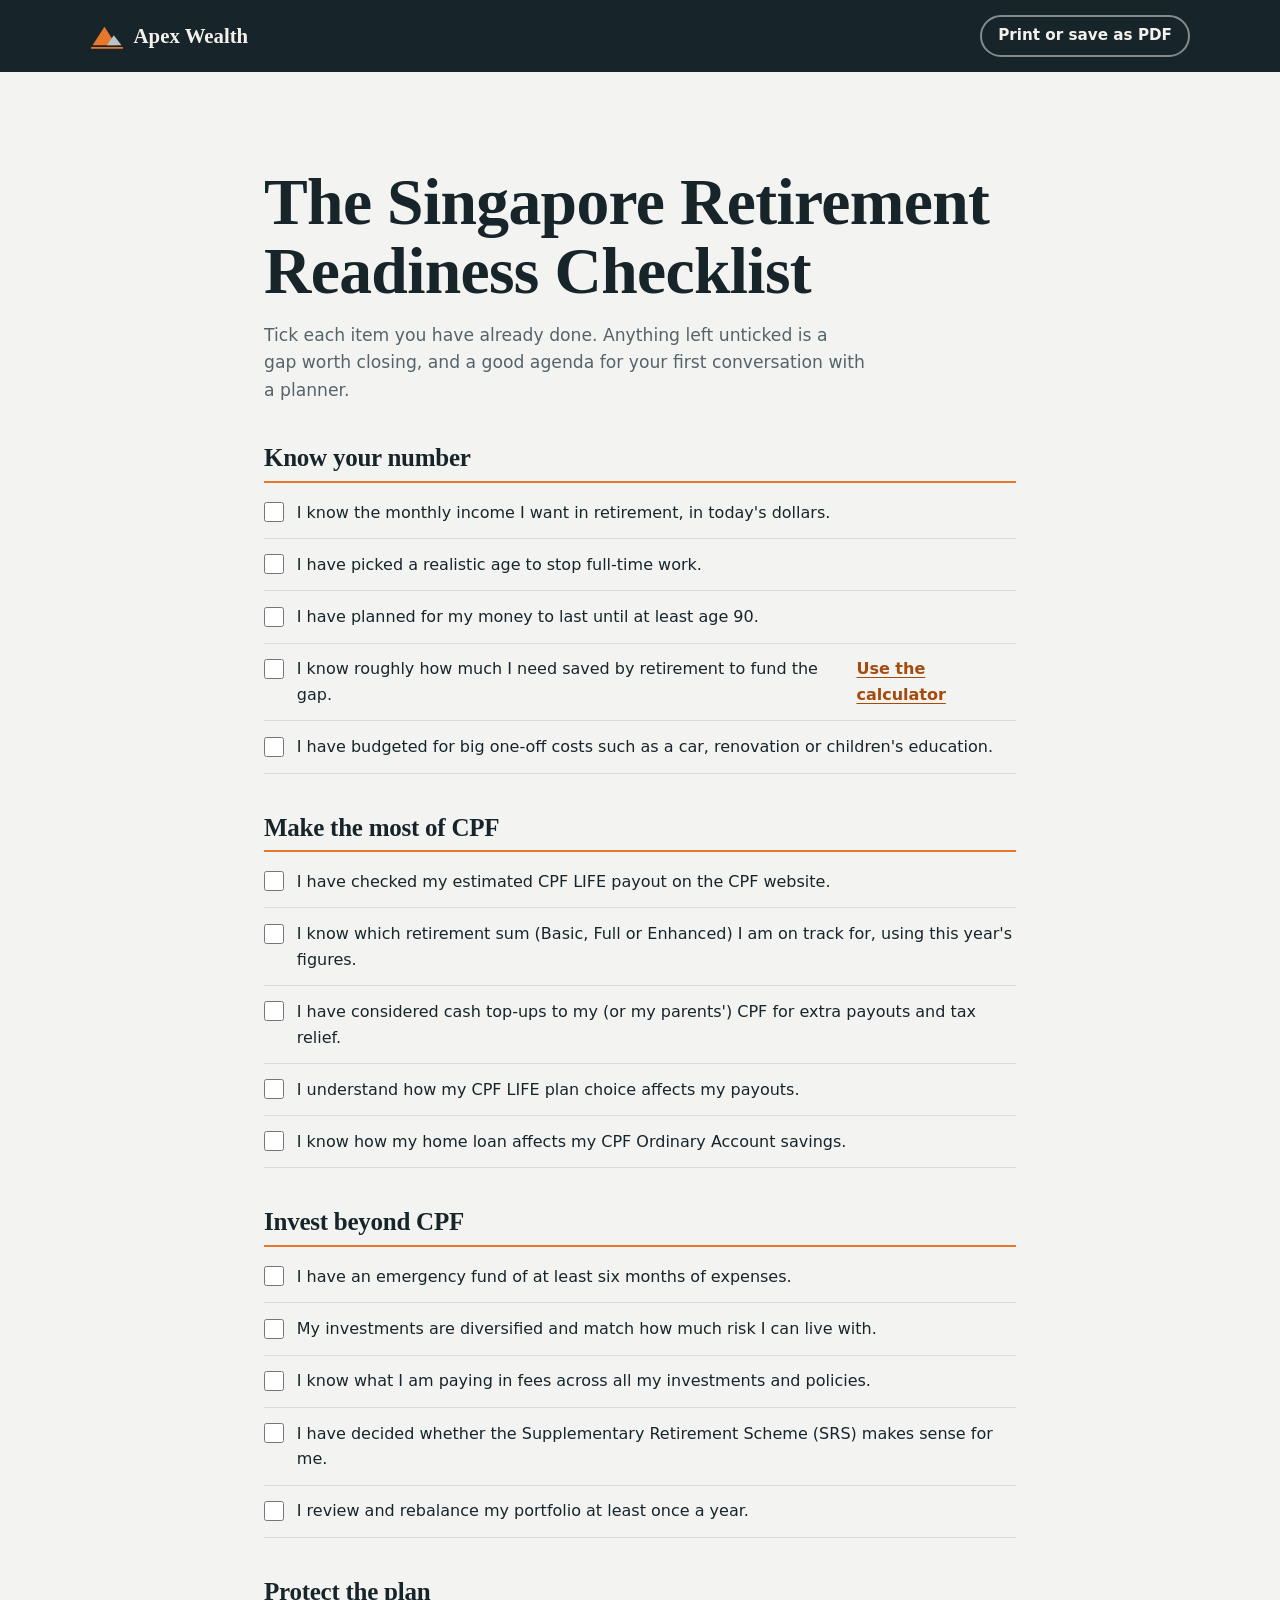
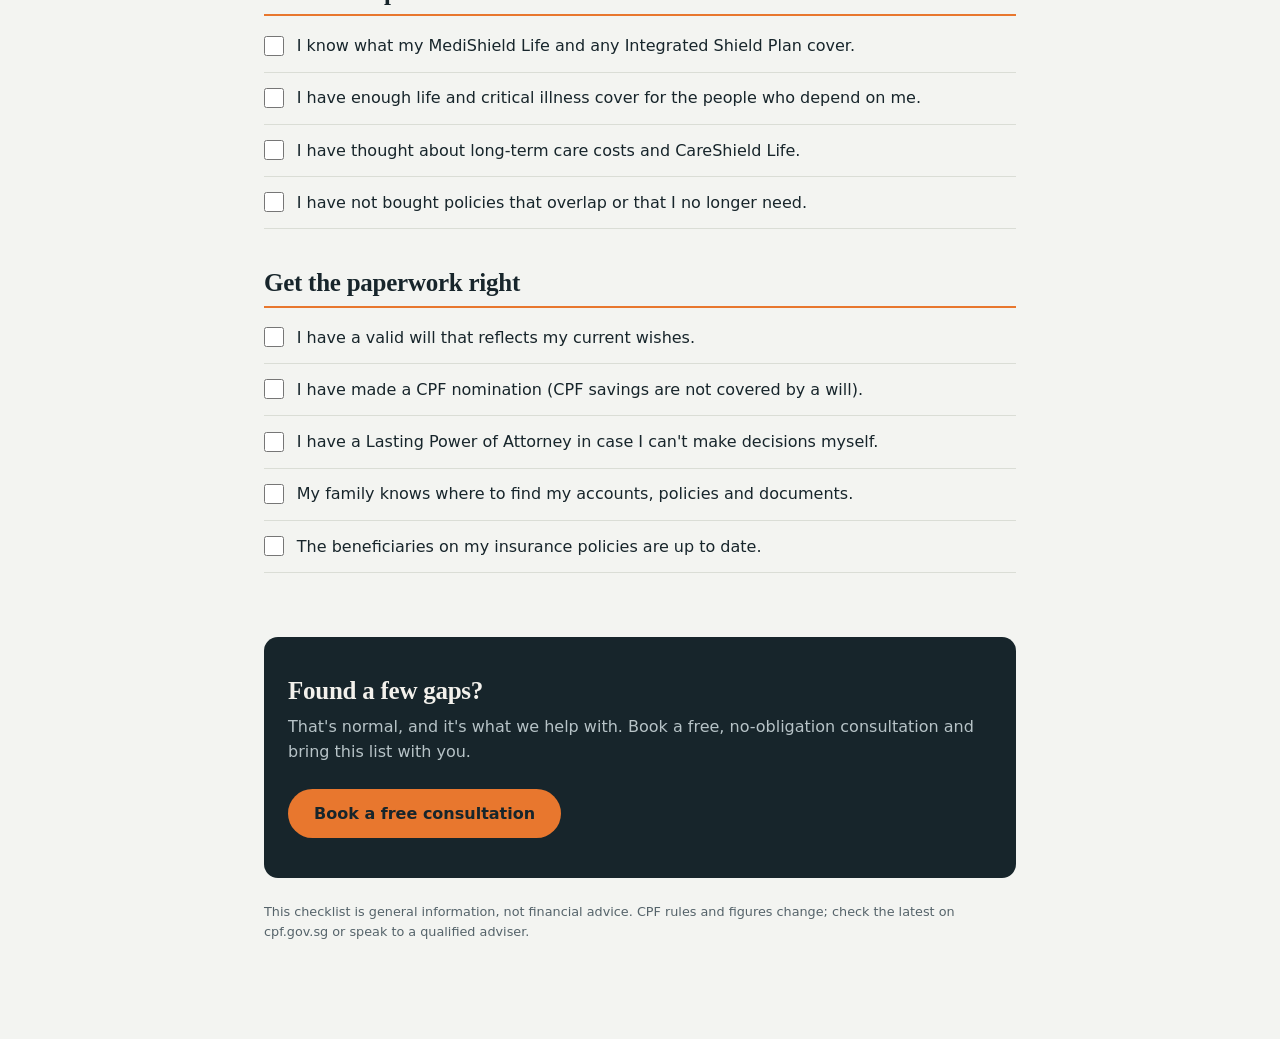
<file: retirement-checklist.html>
<!DOCTYPE html>
<html lang="en-SG">
<head>
  <meta charset="UTF-8">
  <meta name="viewport" content="width=device-width, initial-scale=1, viewport-fit=cover">
  <meta http-equiv="Content-Security-Policy" content="default-src 'none'; script-src 'self'; style-src 'self' https://fonts.googleapis.com; font-src https://fonts.gstatic.com; img-src 'self' data:; form-action 'none'; base-uri 'none'; object-src 'none'; upgrade-insecure-requests">
  <meta name="referrer" content="strict-origin-when-cross-origin">

  <title>Singapore Retirement Readiness Checklist | Apex Wealth Planning</title>
  <meta name="description" content="24 checks to see whether your retirement plan in Singapore is on track, covering income, CPF LIFE, SRS, insurance and estate planning.">
  <!-- Delivered after sign-up, so kept out of search results -->
  <meta name="robots" content="noindex, follow">
  <link rel="canonical" href="https://akigixon.github.io/horizon-wealth-planning/retirement-checklist.html">

  <meta name="color-scheme" content="light dark">
  <meta name="theme-color" content="#17252B">
  <link rel="icon" href="assets/favicon.svg" type="image/svg+xml">
  <script src="assets/theme.js"></script>

  <link rel="preconnect" href="https://fonts.googleapis.com">
  <link rel="preconnect" href="https://fonts.gstatic.com" crossorigin>
  <link href="https://fonts.googleapis.com/css2?family=Fraunces:opsz,wght,SOFT@9..144,400..650,0..100&family=Instrument+Sans:wght@400..700&display=swap" rel="stylesheet">
  <link rel="stylesheet" href="assets/site.css">
  <link rel="stylesheet" href="assets/checklist.css">
</head>

<body>
  <header class="site-header">
    <nav class="nav container" aria-label="Main navigation">
      <a href="./" class="logo" translate="no" aria-label="Apex Wealth Planning home">
        <svg class="logo-mark" viewBox="0 0 40 40" aria-hidden="true">
          <path d="M3 31 L17 9 L31 31 Z" fill="#E8772E"/>
          <path d="M20 31 L28 19 L37 31 Z" fill="#B7C3C7"/>
          <path d="M2 34h36" stroke="#E8772E" stroke-width="2" stroke-linecap="round"/>
        </svg>
        Apex Wealth
      </a>
      <div class="header-actions">
        <button class="btn btn-ghost print-btn" id="printBtn" type="button">Print or save as PDF</button>
      </div>
    </nav>
  </header>

  <main class="section checklist-page">
    <div class="container checklist-container">
      <h1 class="checklist-title">The Singapore Retirement Readiness Checklist</h1>
      <p class="section-subtitle">Tick each item you have already done. Anything left unticked is a gap worth closing,
        and a good agenda for your first conversation with a planner.</p>

      <section class="checklist-group" aria-labelledby="g1">
        <h2 id="g1">Know your number</h2>
        <ul>
          <li><label><input type="checkbox"> I know the monthly income I want in retirement, in today's dollars.</label></li>
          <li><label><input type="checkbox"> I have picked a realistic age to stop full-time work.</label></li>
          <li><label><input type="checkbox"> I have planned for my money to last until at least age 90.</label></li>
          <li><label><input type="checkbox"> I know roughly how much I need saved by retirement to fund the gap. <a class="text-link" href="./#calculator">Use the calculator</a></label></li>
          <li><label><input type="checkbox"> I have budgeted for big one-off costs such as a car, renovation or children's education.</label></li>
        </ul>
      </section>

      <section class="checklist-group" aria-labelledby="g2">
        <h2 id="g2">Make the most of CPF</h2>
        <ul>
          <li><label><input type="checkbox"> I have checked my estimated CPF LIFE payout on the CPF website.</label></li>
          <li><label><input type="checkbox"> I know which retirement sum (Basic, Full or Enhanced) I am on track for, using this year's figures.</label></li>
          <li><label><input type="checkbox"> I have considered cash top-ups to my (or my parents') CPF for extra payouts and tax relief.</label></li>
          <li><label><input type="checkbox"> I understand how my CPF LIFE plan choice affects my payouts.</label></li>
          <li><label><input type="checkbox"> I know how my home loan affects my CPF Ordinary Account savings.</label></li>
        </ul>
      </section>

      <section class="checklist-group" aria-labelledby="g3">
        <h2 id="g3">Invest beyond CPF</h2>
        <ul>
          <li><label><input type="checkbox"> I have an emergency fund of at least six months of expenses.</label></li>
          <li><label><input type="checkbox"> My investments are diversified and match how much risk I can live with.</label></li>
          <li><label><input type="checkbox"> I know what I am paying in fees across all my investments and policies.</label></li>
          <li><label><input type="checkbox"> I have decided whether the Supplementary Retirement Scheme (SRS) makes sense for me.</label></li>
          <li><label><input type="checkbox"> I review and rebalance my portfolio at least once a year.</label></li>
        </ul>
      </section>

      <section class="checklist-group" aria-labelledby="g4">
        <h2 id="g4">Protect the plan</h2>
        <ul>
          <li><label><input type="checkbox"> I know what my MediShield Life and any Integrated Shield Plan cover.</label></li>
          <li><label><input type="checkbox"> I have enough life and critical illness cover for the people who depend on me.</label></li>
          <li><label><input type="checkbox"> I have thought about long-term care costs and CareShield Life.</label></li>
          <li><label><input type="checkbox"> I have not bought policies that overlap or that I no longer need.</label></li>
        </ul>
      </section>

      <section class="checklist-group" aria-labelledby="g5">
        <h2 id="g5">Get the paperwork right</h2>
        <ul>
          <li><label><input type="checkbox"> I have a valid will that reflects my current wishes.</label></li>
          <li><label><input type="checkbox"> I have made a CPF nomination (CPF savings are not covered by a will).</label></li>
          <li><label><input type="checkbox"> I have a Lasting Power of Attorney in case I can't make decisions myself.</label></li>
          <li><label><input type="checkbox"> My family knows where to find my accounts, policies and documents.</label></li>
          <li><label><input type="checkbox"> The beneficiaries on my insurance policies are up to date.</label></li>
        </ul>
      </section>

      <aside class="checklist-cta" aria-labelledby="ctaTitle">
        <h2 id="ctaTitle">Found a few gaps?</h2>
        <p>That's normal, and it's what we help with. Book a free, no-obligation consultation and bring this list with you.</p>
        <a class="btn btn-primary" href="./#contact">Book a free consultation</a>
      </aside>

      <p class="calc-disclaimer">This checklist is general information, not financial advice. CPF rules and figures change;
        check the latest on cpf.gov.sg or speak to a qualified adviser.</p>
    </div>
  </main>

  <script src="assets/checklist.js" defer></script>
</body>
</html>
</file>
<file: assets/site.css>
/* ==========================================================
   Apex Wealth Planning: site styles
   Loaded as an external file so the Content-Security-Policy in
   index.html can forbid inline styles and scripts.
   ========================================================== */

/* ==========================================================
   1. DESIGN TOKENS
   Light theme is the default. Dark theme applies when the user
   picks it (data-theme="dark") or when the OS prefers dark and the
   user has not picked light.
   ========================================================== */
:root {
  color-scheme: light;

  /* Brand */
  --ink: #17252B;            /* harbour slate: header, hero, dark bands */
  --ink-2: #22343B;
  --orange: #E8772E;         /* copper orange: fills and CTAs */
  --orange-hover: #D0621A;
  --on-orange: #17252B;      /* text on orange fills (5.3:1) */
  --orange-text: #A64B0E;    /* orange used as text on light surfaces (5.2:1+) */
  --orange-soft: rgba(232, 119, 46, 0.12);

  /* Surfaces & text */
  --bg: #F3F4F1;
  --surface: #FFFFFF;
  --surface-2: #E9ECE7;
  --text: #17252B;
  --muted: #55636A;
  --line: #DADDD6;
  --band: #17252B;           /* always-dark band (header, hero, footer) */
  --on-band: #F3F1EC;
  --on-band-muted: #B7C3C7;
  --band-line: rgba(243, 241, 236, 0.14);

  --error: #B42318;
  --success: #1D7A46;
  --chart-grid: #DADDD6;
  --chart-putin: #7D8C92;

  /* Typography */
  --font-display: "Fraunces", Georgia, "Times New Roman", serif;
  --font-body: "Instrument Sans", system-ui, -apple-system, "Segoe UI", sans-serif;

  /* Type scale (major third) */
  --step--1: 0.875rem;
  --step-0: 1rem;
  --step-1: 1.25rem;
  --step-2: 1.5625rem;
  --step-3: clamp(1.75rem, 3.6vw, 2.4rem);
  --step-4: clamp(2.3rem, 6.4vw, 4.1rem);

  /* Spacing scale */
  --space-xs: 0.5rem;
  --space-sm: 1rem;
  --space-md: 1.5rem;
  --space-lg: 2.5rem;
  --space-xl: 4rem;
  --space-2xl: 6rem;

  /* Misc */
  --nav-height: 72px;
  --radius: 14px;
  --radius-sm: 8px;
  --radius-pill: 999px;
  --shadow-md: 0 12px 32px rgba(23, 37, 43, 0.10);
  --shadow-lg: 0 24px 60px rgba(23, 37, 43, 0.18);
  --ease: cubic-bezier(0.22, 0.61, 0.36, 1);
  --transition: 0.25s var(--ease);
  --container: 1180px;
}

:root[data-theme="dark"] {
  color-scheme: dark;
  --orange: #F28A3C;
  --orange-hover: #F59A52;
  --orange-text: #F5A263;
  --orange-soft: rgba(242, 138, 60, 0.14);
  --bg: #10181B;
  --surface: #172226;
  --surface-2: #1E2B30;
  --text: #EDEBE6;
  --muted: #9FAEB3;
  --line: #2A393E;
  --band: #0B1316;
  --band-line: rgba(237, 235, 230, 0.10);
  --error: #FF8A7A;
  --success: #5BC98A;
  --chart-grid: #2A393E;
  --chart-putin: #8FA3A9;
  --shadow-md: 0 12px 32px rgba(0, 0, 0, 0.35);
  --shadow-lg: 0 24px 60px rgba(0, 0, 0, 0.5);
}

@media (prefers-color-scheme: dark) {
  :root:not([data-theme="light"]) {
    color-scheme: dark;
    --orange: #F28A3C;
    --orange-hover: #F59A52;
    --orange-text: #F5A263;
    --orange-soft: rgba(242, 138, 60, 0.14);
    --bg: #10181B;
    --surface: #172226;
    --surface-2: #1E2B30;
    --text: #EDEBE6;
    --muted: #9FAEB3;
    --line: #2A393E;
    --band: #0B1316;
    --band-line: rgba(237, 235, 230, 0.10);
    --error: #FF8A7A;
    --success: #5BC98A;
    --chart-grid: #2A393E;
  --chart-putin: #8FA3A9;
    --shadow-md: 0 12px 32px rgba(0, 0, 0, 0.35);
    --shadow-lg: 0 24px 60px rgba(0, 0, 0, 0.5);
  }
}

/* ==========================================================
   2. RESET & BASE
   ========================================================== */
*, *::before, *::after { box-sizing: border-box; margin: 0; padding: 0; }

html {
  scroll-behavior: smooth;
  scroll-padding-top: calc(var(--nav-height) + 1rem);
  -webkit-text-size-adjust: 100%;
}

body {
  font-family: var(--font-body);
  font-size: var(--step-0);
  line-height: 1.6;
  color: var(--text);
  background: var(--bg);
  -webkit-font-smoothing: antialiased;
  overflow-x: hidden;
  -webkit-tap-highlight-color: transparent;
  transition: background-color var(--transition), color var(--transition);
}

h1, h2, h3, h4 {
  font-family: var(--font-display);
  font-weight: 560;
  line-height: 1.15;
  letter-spacing: -0.01em;
  text-wrap: balance;
  font-variation-settings: "SOFT" 50;
}

p { text-wrap: pretty; }

img { max-width: 100%; display: block; }
a { color: inherit; }
button, input, select, textarea { font: inherit; color: inherit; }
button, a, label, summary { touch-action: manipulation; }
ul, ol { list-style: none; }

:focus-visible {
  outline: 3px solid var(--orange);
  outline-offset: 3px;
  border-radius: 4px;
}

.skip-link {
  position: absolute;
  left: var(--space-sm);
  top: -100px;
  z-index: 2000;
  padding: 0.7rem 1rem;
  border-radius: var(--radius-sm);
  background: var(--orange);
  color: var(--on-orange);
  font-weight: 600;
  text-decoration: none;
}
.skip-link:focus { top: var(--space-sm); }

.container {
  width: 100%;
  max-width: var(--container);
  margin-inline: auto;
  padding-inline: max(var(--space-sm), env(safe-area-inset-left));
}

.section { padding-block: var(--space-xl); }

.section-header {
  max-width: 44rem;
  margin-bottom: var(--space-lg);
}

.section-title {
  font-size: var(--step-3);
  margin-bottom: var(--space-sm);
}

.section-subtitle {
  color: var(--muted);
  font-size: 1.075rem;
  max-width: 38rem;
}

.visually-hidden {
  position: absolute !important;
  width: 1px; height: 1px;
  padding: 0; margin: -1px;
  overflow: hidden;
  clip: rect(0, 0, 0, 0);
  white-space: nowrap;
  border: 0;
}

.text-link {
  color: var(--orange-text);
  font-weight: 600;
  text-decoration: underline;
  text-decoration-thickness: 1px;
  text-underline-offset: 3px;
}
.text-link:hover { text-decoration-thickness: 2px; }

/* Anti-spam honeypot: invisible to people, tempting to bots */
.hp-field {
  position: absolute;
  left: -10000px;
  width: 1px;
  height: 1px;
  overflow: hidden;
}

/* ==========================================================
   3. BUTTONS
   ========================================================== */
.btn {
  display: inline-flex;
  align-items: center;
  justify-content: center;
  gap: 0.5rem;
  min-height: 48px;
  padding: 0.8rem 1.5rem;
  border-radius: var(--radius-pill);
  font-weight: 600;
  font-size: 1rem;
  line-height: 1.2;
  text-decoration: none;
  border: 2px solid transparent;
  cursor: pointer;
  transition: background-color var(--transition), color var(--transition),
              border-color var(--transition), transform var(--transition);
}

.btn:active { transform: translateY(1px); }

.btn-primary {
  background: var(--orange);
  color: var(--on-orange);
}
.btn-primary:hover { background: var(--orange-hover); }

.btn-ghost {
  background: transparent;
  color: var(--on-band);
  border-color: rgba(243, 241, 236, 0.5);
}
.btn-ghost:hover { border-color: var(--on-band); background: rgba(243, 241, 236, 0.08); }

.btn-outline {
  background: transparent;
  color: var(--text);
  border-color: var(--line);
}
.btn-outline:hover { border-color: var(--text); }

.btn[disabled] {
  cursor: progress;
  opacity: 0.85;
}

/* ==========================================================
   4. HEADER / STICKY NAVIGATION
   ========================================================== */
.site-header {
  position: sticky;
  top: 0;
  z-index: 1000;
  height: var(--nav-height);
  background: var(--band);
  color: var(--on-band);
  border-bottom: 1px solid transparent;
  transition: border-color var(--transition), box-shadow var(--transition);
}

.site-header.scrolled {
  border-bottom-color: var(--band-line);
  box-shadow: 0 6px 24px rgba(0, 0, 0, 0.18);
}

.nav {
  height: 100%;
  display: flex;
  align-items: center;
  gap: var(--space-sm);
}

.logo {
  display: inline-flex;
  align-items: center;
  gap: 0.6rem;
  font-family: var(--font-display);
  font-size: 1.3rem;
  font-weight: 600;
  color: var(--on-band);
  text-decoration: none;
  margin-right: auto;
  white-space: nowrap;
}

.logo-mark { width: 34px; height: 34px; flex-shrink: 0; }

.header-actions {
  display: flex;
  align-items: center;
  gap: 0.25rem;
}

.icon-btn {
  width: 44px;
  height: 44px;
  display: grid;
  place-items: center;
  border-radius: 50%;
  border: none;
  background: none;
  color: var(--on-band);
  cursor: pointer;
  transition: background-color var(--transition);
}
.icon-btn:hover { background: rgba(243, 241, 236, 0.1); }
.icon-btn svg { width: 22px; height: 22px; }

/* Theme toggle shows the icon of the theme you will switch TO */
.theme-toggle .icon-sun { display: none; }
:root[data-theme="dark"] .theme-toggle .icon-sun { display: block; }
:root[data-theme="dark"] .theme-toggle .icon-moon { display: none; }
@media (prefers-color-scheme: dark) {
  :root:not([data-theme="light"]) .theme-toggle .icon-sun { display: block; }
  :root:not([data-theme="light"]) .theme-toggle .icon-moon { display: none; }
}

.header-cta { display: none; }

/* Hamburger toggle (mobile) */
.nav-toggle {
  display: flex;
  flex-direction: column;
  justify-content: center;
  gap: 5px;
  width: 44px;
  height: 44px;
  padding: 11px;
  background: none;
  border: none;
  cursor: pointer;
}

.nav-toggle-bar {
  display: block;
  height: 2px;
  width: 100%;
  background: var(--on-band);
  border-radius: 2px;
  transition: transform var(--transition), opacity var(--transition);
}

.nav-toggle[aria-expanded="true"] .nav-toggle-bar:nth-child(1) { transform: translateY(7px) rotate(45deg); }
.nav-toggle[aria-expanded="true"] .nav-toggle-bar:nth-child(2) { opacity: 0; }
.nav-toggle[aria-expanded="true"] .nav-toggle-bar:nth-child(3) { transform: translateY(-7px) rotate(-45deg); }

/* Mobile menu panel */
.nav-menu {
  position: absolute;
  top: var(--nav-height);
  left: 0;
  right: 0;
  background: var(--band);
  border-top: 1px solid var(--band-line);
  box-shadow: 0 16px 30px rgba(0, 0, 0, 0.25);
  max-height: 0;
  overflow: hidden;
  visibility: hidden;
  overscroll-behavior: contain;
  transition: max-height 0.35s var(--ease), visibility 0.35s;
}

.nav-menu.open {
  max-height: calc(100vh - var(--nav-height));
  overflow-y: auto;
  visibility: visible;
}

.nav-menu ul {
  display: flex;
  flex-direction: column;
  padding: var(--space-xs) var(--space-sm) var(--space-md);
}

.nav-link {
  display: block;
  padding: 0.85rem 0.25rem;
  color: var(--on-band-muted);
  font-weight: 500;
  text-decoration: none;
  border-bottom: 1px solid var(--band-line);
  position: relative;
  transition: color var(--transition);
}

.nav-link:hover,
.nav-link.active { color: var(--on-band); }
.nav-link.active { box-shadow: inset 3px 0 0 var(--orange); padding-left: 0.9rem; }

/* ==========================================================
   5. HERO
   The sun rising over the horizon line is the page's one
   orchestrated motion moment.
   ========================================================== */
.hero {
  position: relative;
  overflow: hidden;
  background: var(--band);
  color: var(--on-band);
  padding-top: var(--space-xl);
}

.hero-grid {
  position: relative;
  z-index: 1;
  display: grid;
  gap: var(--space-lg);
}

.hero-kicker {
  color: var(--on-band-muted);
  font-size: 1rem;
  margin-bottom: var(--space-sm);
}

.hero-title {
  font-size: var(--step-4);
  font-weight: 520;
  line-height: 1.05;
  letter-spacing: -0.02em;
  max-width: 15ch;
  margin-bottom: var(--space-md);
  font-variation-settings: "SOFT" 100, "opsz" 144;
}

.hero-subtitle {
  font-size: clamp(1.05rem, 2.2vw, 1.2rem);
  color: var(--on-band-muted);
  max-width: 34rem;
  margin-bottom: var(--space-lg);
}

.hero-actions {
  display: flex;
  flex-direction: column;
  gap: 0.75rem;
}

.hero-note {
  margin-top: var(--space-sm);
  font-size: var(--step--1);
  color: var(--on-band-muted);
}

/* Horizon artwork */
.horizon {
  position: relative;
  height: 180px;
  margin-top: var(--space-lg);
}

.horizon-sun {
  position: absolute;
  right: 8%;
  bottom: 0;
  width: min(300px, 62vw);
  aspect-ratio: 1;
  border-radius: 50%;
  background: radial-gradient(circle at 50% 40%, #F7A15C 0%, var(--orange) 55%, #C2551A 100%);
  transform: translateY(52%);
  animation: sunrise 1.6s var(--ease) 0.2s both;
}

.horizon-rings {
  position: absolute;
  right: calc(8% - 80px);
  bottom: 0;
  width: calc(min(300px, 62vw) + 160px);
  aspect-ratio: 1;
  border-radius: 50%;
  border: 1px solid rgba(242, 138, 60, 0.35);
  outline: 1px solid rgba(242, 138, 60, 0.16);
  outline-offset: 44px;
  transform: translateY(50%);
  animation: sunrise 1.9s var(--ease) 0.1s both;
}

.horizon-line {
  position: absolute;
  left: 0; right: 0; bottom: 0;
  height: 2px;
  background: linear-gradient(90deg, transparent, var(--orange) 20%, var(--orange) 80%, transparent);
}

@keyframes sunrise {
  from { transform: translateY(100%); opacity: 0.3; }
}

/* Stats sit "below the horizon" and cover the lower half of the sun */
.stats-wrap { position: relative; z-index: 1; background: var(--band); }

.stats {
  position: relative;
  z-index: 1;
  display: grid;
  grid-template-columns: 1fr;
  background: var(--band);
  border-top: 1px solid var(--band-line);
}

.stat {
  padding-block: var(--space-md);
  border-bottom: 1px solid var(--band-line);
}

.stat-number {
  font-family: var(--font-display);
  font-size: clamp(2rem, 5vw, 2.6rem);
  font-weight: 500;
  line-height: 1.1;
  color: var(--on-band);
  font-variant-numeric: tabular-nums;
}

.stat-label {
  font-size: 0.95rem;
  color: var(--on-band-muted);
}

/* ==========================================================
   6. SERVICES
   ========================================================== */
.service-list {
  display: grid;
  grid-template-columns: 1fr;
  border-top: 1px solid var(--line);
}

.service {
  display: grid;
  gap: 0.4rem;
  padding-block: var(--space-md);
  border-bottom: 1px solid var(--line);
}

.service h3 { font-size: var(--step-1); }

.service p { color: var(--muted); max-width: 34rem; }

.service-tags {
  display: flex;
  flex-wrap: wrap;
  gap: 0.4rem;
  margin-top: 0.35rem;
}

.service-tags li {
  font-size: 0.8rem;
  font-weight: 500;
  padding: 0.2rem 0.65rem;
  border-radius: var(--radius-pill);
  background: var(--surface-2);
  color: var(--text);
}

/* ==========================================================
   7. RETIREMENT GAP CALCULATOR (lead tool)
   ========================================================== */
.calculator-section { background: var(--surface); border-block: 1px solid var(--line); }

.calc {
  display: grid;
  gap: var(--space-lg);
}

.calc-form {
  display: grid;
  grid-template-columns: 1fr;
  gap: var(--space-md);
  align-content: start;
}

.calc-field { display: grid; gap: 0.6rem; min-width: 0; }
.calc-field.full { grid-column: 1 / -1; }

.calc-field-head {
  display: flex;
  justify-content: space-between;
  align-items: baseline;
  gap: var(--space-sm);
}

.calc-field label {
  font-size: 0.95rem;
  font-weight: 600;
}

.calc-value {
  font-family: var(--font-display);
  font-size: 1.2rem;
  font-weight: 500;
  font-variant-numeric: tabular-nums;
  color: var(--orange-text);
  white-space: nowrap;
}

/* Range sliders: --fill (0–100%) is set by site.js so the track fills up to the thumb */
.calc-range {
  --fill: 50%;
  -webkit-appearance: none;
  appearance: none;
  width: 100%;
  height: 28px;              /* generous hit area; the visible track is thinner */
  background: transparent;
  cursor: pointer;
  touch-action: pan-y;       /* horizontal drags move the slider, vertical still scrolls */
}

.calc-range:focus { outline: none; }

.calc-range::-webkit-slider-runnable-track {
  height: 6px;
  border-radius: var(--radius-pill);
  background: linear-gradient(to right, var(--orange) var(--fill), var(--line) var(--fill));
}

.calc-range::-moz-range-track {
  height: 6px;
  border-radius: var(--radius-pill);
  background: var(--line);
}

.calc-range::-moz-range-progress {
  height: 6px;
  border-radius: var(--radius-pill);
  background: var(--orange);
}

.calc-range::-webkit-slider-thumb {
  -webkit-appearance: none;
  appearance: none;
  width: 26px;
  height: 26px;
  margin-top: -10px;
  border-radius: 50%;
  background: var(--surface);
  border: 3px solid var(--orange);
  box-shadow: 0 2px 8px rgba(23, 37, 43, 0.2);
  transition: transform var(--transition);
}

.calc-range::-moz-range-thumb {
  width: 20px;
  height: 20px;
  border-radius: 50%;
  background: var(--surface);
  border: 3px solid var(--orange);
  box-shadow: 0 2px 8px rgba(23, 37, 43, 0.2);
}

.calc-range:active::-webkit-slider-thumb { transform: scale(1.12); }

.calc-range:focus-visible::-webkit-slider-thumb { box-shadow: 0 0 0 4px var(--orange-soft), 0 0 0 6px var(--orange); }
.calc-range:focus-visible::-moz-range-thumb { box-shadow: 0 0 0 4px var(--orange-soft), 0 0 0 6px var(--orange); }

.calc-assumptions {
  grid-column: 1 / -1;
  font-size: var(--step--1);
  color: var(--muted);
}

.calc-result {
  display: grid;
  gap: var(--space-md);
  align-content: start;
  min-width: 0;
}

.calc-figures {
  display: grid;
  grid-template-columns: 1fr 1fr;
  gap: var(--space-sm);
}

.calc-figure {
  padding: var(--space-sm);
  border-radius: var(--radius-sm);
  background: var(--bg);
}

.calc-figure dt { font-size: 0.85rem; color: var(--muted); }
.calc-figure dd {
  font-family: var(--font-display);
  font-size: clamp(1.35rem, 3vw, 1.75rem);
  font-weight: 500;
  font-variant-numeric: tabular-nums;
}

.calc-figure.is-gap { background: var(--orange-soft); }

/* The headline answer: earliest age you could retire */
.calc-figure.is-headline {
  grid-column: 1 / -1;
  background: var(--band);
  color: var(--on-band);
}
.calc-figure.is-headline dt { color: var(--on-band-muted); }
.calc-figure.is-headline dd {
  display: flex;
  flex-wrap: wrap;
  align-items: baseline;
  gap: 0.25rem 0.75rem;
  font-size: clamp(1.9rem, 4.5vw, 2.6rem);
}
.calc-figure.is-headline #calcEarliest { color: var(--orange); }
.calc-figure-note {
  font-family: var(--font-body);
  font-size: 0.95rem;
  color: var(--on-band-muted);
}
.calc-figure.is-gap dd { color: var(--orange-text); }

.calc-summary { font-size: 1.05rem; }

/* Allocation slider: the track shows the equity / fixed income split */
.calc-alloc { padding-top: var(--space-sm); border-top: 1px solid var(--line); }
.calc-range-split::-webkit-slider-runnable-track {
  background: linear-gradient(to right, var(--orange) var(--fill), var(--ink-2) var(--fill));
}
.calc-range-split::-moz-range-track { background: var(--ink-2); }
:root[data-theme="dark"] .calc-range-split::-webkit-slider-runnable-track {
  background: linear-gradient(to right, var(--orange) var(--fill), #6F8A92 var(--fill));
}
@media (prefers-color-scheme: dark) {
  :root:not([data-theme="light"]) .calc-range-split::-webkit-slider-runnable-track {
    background: linear-gradient(to right, var(--orange) var(--fill), #6F8A92 var(--fill));
  }
}
.calc-split-legend {
  display: flex;
  justify-content: space-between;
  font-size: 0.88rem;
  color: var(--muted);
}
.calc-split-legend b { color: var(--text); font-variant-numeric: tabular-nums; }
.calc-return { font-size: 0.88rem; font-weight: 600; color: var(--orange-text); }

/* Colour keys shared by the legends */
.key {
  display: inline-block;
  width: 10px;
  height: 10px;
  margin-right: 0.4rem;
  border-radius: 3px;
  vertical-align: 0;
}
.key-eq, .key-bal { background: var(--orange); }
.key-fi { background: var(--ink-2); }
.key-in { background: var(--chart-putin); }
.key-putin { height: 0; border-top: 2px dashed var(--chart-putin); border-radius: 0; vertical-align: 3px; }
.key-need { height: 0; border-top: 2px dashed var(--text); border-radius: 0; vertical-align: 3px; }
:root[data-theme="dark"] .key-fi { background: #6F8A92; }
@media (prefers-color-scheme: dark) { :root:not([data-theme="light"]) .key-fi { background: #6F8A92; } }

/* Compounding breakdown */
.calc-build {
  padding: var(--space-sm);
  border-radius: var(--radius-sm);
  border: 1px solid var(--line);
}
.calc-build-title { font-weight: 600; margin-bottom: 0.6rem; }
.calc-build-bar {
  display: flex;
  height: 14px;
  border-radius: var(--radius-pill);
  overflow: hidden;
  background: var(--surface-2);
}
.calc-build-bar span { flex: 1 1 0; transition: flex-grow 0.5s var(--ease); }
.seg-in { background: var(--chart-putin); }
.seg-growth { background: linear-gradient(90deg, var(--orange), #F7A15C); }
.calc-build-legend {
  display: flex;
  flex-wrap: wrap;
  justify-content: space-between;
  gap: 0.5rem 1rem;
  margin-top: 0.7rem;
}
.calc-build-legend dt { font-size: 0.85rem; color: var(--muted); }
.calc-build-legend dd {
  font-family: var(--font-display);
  font-size: 1.3rem;
  font-weight: 500;
  font-variant-numeric: tabular-nums;
}
.calc-build-legend div:last-child { text-align: right; }
.calc-build-legend div:last-child dd { color: var(--orange-text); }
.calc-build-note { margin-top: 0.3rem; font-size: 0.85rem; color: var(--muted); }

/* Chart */
.calc-chart {
  padding: var(--space-sm) var(--space-sm) 0.75rem;
  border-radius: var(--radius);
  background: var(--surface);
  border: 1px solid var(--line);
}
.calc-chart svg { width: 100%; height: auto; display: block; overflow: visible; touch-action: pan-y; cursor: crosshair; }
.calc-chart svg:focus-visible { outline-offset: 6px; }
.chart-grid { stroke: var(--chart-grid); stroke-width: 1; stroke-dasharray: 2 4; }
.chart-baseline { stroke: var(--muted); stroke-width: 1; opacity: 0.6; }
.chart-axis-label { fill: var(--muted); font-size: 11.5px; font-family: var(--font-body); font-variant-numeric: tabular-nums; }
.chart-zone { fill: var(--orange-soft); opacity: 0.55; }
.chart-zone-label { fill: var(--orange-text); font-size: 11px; font-weight: 600; font-family: var(--font-body); letter-spacing: 0.02em; }
.chart-stop-top { stop-color: var(--orange); stop-opacity: 0.38; }
.chart-stop-bottom { stop-color: var(--orange); stop-opacity: 0.02; }
.chart-area { fill: url(#chartFill); }
.chart-line { stroke: var(--orange); stroke-width: 3; fill: none; stroke-linejoin: round; stroke-linecap: round; }
.chart-putin { stroke: var(--chart-putin); stroke-width: 2; stroke-dasharray: 6 5; fill: none; }
.chart-need { stroke: var(--text); stroke-width: 1.5; stroke-dasharray: 5 5; fill: none; }
.chart-need-label { fill: var(--text); font-size: 12px; font-weight: 600; font-family: var(--font-body); }
.chart-earliest { stroke: var(--orange-text); stroke-width: 1.5; }
.chart-pill-earliest { fill: var(--orange-text); }
.chart-pill { fill: var(--band); }
.chart-pill-text { fill: #fff; font-size: 11.5px; font-weight: 700; font-family: var(--font-body); }
.chart-pill-text-dark { fill: var(--on-band); }
.chart-dot { fill: var(--surface); stroke: var(--orange); stroke-width: 3; }
.chart-halo { fill: var(--orange); opacity: 0.18; transform-box: fill-box; transform-origin: center; animation: haloPulse 2.4s ease-out infinite; }
.chart-tip-line { stroke: var(--text); stroke-width: 1; opacity: 0.35; }
.chart-tip-box { fill: var(--band); }
.chart-tip-age { fill: var(--on-band-muted); font-size: 11px; font-family: var(--font-body); }
.chart-tip-value { fill: var(--on-band); font-size: 13px; font-weight: 700; font-family: var(--font-body); font-variant-numeric: tabular-nums; }

@keyframes haloPulse {
  0% { transform: scale(0.6); opacity: 0.35; }
  100% { transform: scale(2.2); opacity: 0; }
}

/* First-view draw-in: line traces left to right, then the fill and markers arrive */
.calc-chart svg.is-pending .chart-line { stroke-dasharray: 1; stroke-dashoffset: 1; }
.calc-chart svg.is-pending .chart-area,
.calc-chart svg.is-pending .chart-putin,
.calc-chart svg.is-pending .chart-mark { opacity: 0; }
.calc-chart svg.is-intro .chart-line { stroke-dasharray: 1; animation: chartDraw 1.4s var(--ease) both; }
.calc-chart svg.is-intro .chart-area { animation: chartFade 0.9s var(--ease) 0.45s both; }
.calc-chart svg.is-intro .chart-putin { animation: chartFade 0.8s var(--ease) 0.3s both; }
.calc-chart svg.is-intro .chart-mark { animation: chartPop 0.5s var(--ease) 1.25s both; }
@keyframes chartDraw { from { stroke-dashoffset: 1; } to { stroke-dashoffset: 0; } }
@keyframes chartFade { from { opacity: 0; } }
@keyframes chartPop { from { opacity: 0; transform: translateY(6px); } }

/* Phones: the SVG is scaled down, so its text is drawn larger to stay readable */
.calc-chart svg.is-compact .chart-axis-label { font-size: 18px; }
.calc-chart svg.is-compact .chart-need-label,
.calc-chart svg.is-compact .chart-zone-label { font-size: 18px; }
.calc-chart svg.is-compact .chart-pill-text { font-size: 18px; }
.calc-chart svg.is-compact .chart-tip-age { font-size: 17px; }
.calc-chart svg.is-compact .chart-tip-value { font-size: 20px; }
.calc-chart svg.is-compact .chart-line { stroke-width: 4.5; }

.chart-legend {
  display: flex;
  flex-wrap: wrap;
  gap: 0.35rem 1.1rem;
  margin-top: 0.4rem;
  padding-left: 0.25rem;
  font-size: 0.82rem;
  color: var(--muted);
}

.calc-actions {
  display: flex;
  flex-wrap: wrap;
  gap: 0.75rem;
}

.calc-disclaimer { font-size: 0.8rem; color: var(--muted); }

/* ==========================================================
   8. PROCESS (a real sequence, so it is numbered)
   ========================================================== */
.steps {
  display: grid;
  gap: var(--space-md);
  counter-reset: step;
}

.step {
  counter-increment: step;
  position: relative;
  padding-left: 3.5rem;
}

.step::before {
  content: counter(step);
  position: absolute;
  left: 0;
  top: -0.1rem;
  width: 2.5rem;
  height: 2.5rem;
  display: grid;
  place-items: center;
  border-radius: 50%;
  border: 1.5px solid var(--orange);
  color: var(--orange-text);
  font-family: var(--font-display);
  font-weight: 600;
}

.step h3 { font-size: var(--step-1); margin-bottom: 0.35rem; }
.step p { color: var(--muted); }

/* ==========================================================
   9. LEAD MAGNET: RETIREMENT READINESS CHECKLIST
   ========================================================== */
.lead { background: var(--band); color: var(--on-band); }
.lead .section-subtitle { color: var(--on-band-muted); }

.lead-grid {
  display: grid;
  gap: var(--space-xl);
  align-items: center;
}

/* Paper mock-up of the checklist */
.paper-stack {
  position: relative;
  max-width: 360px;
  margin-inline: auto;
  width: 100%;
}

.paper {
  position: relative;
  background: #FFFDF9;
  color: #17252B;
  border-radius: 6px;
  padding: 1.6rem 1.4rem;
  box-shadow: var(--shadow-lg);
  transform: rotate(-2deg);
}

.paper::before {
  content: "";
  position: absolute;
  inset: 10px -10px -10px 10px;
  z-index: -1;
  border-radius: 6px;
  background: #F2E4D6;
  transform: rotate(4deg);
}

.paper-title {
  font-family: var(--font-display);
  font-size: 1.3rem;
  line-height: 1.2;
  margin-bottom: 0.3rem;
}

.paper-sub { font-size: 0.8rem; color: #55636A; margin-bottom: 1rem; }

.paper li {
  display: flex;
  gap: 0.6rem;
  align-items: flex-start;
  padding-block: 0.45rem;
  border-top: 1px solid #ECE4DA;
  font-size: 0.85rem;
}

.paper li::before {
  content: "";
  flex-shrink: 0;
  width: 14px;
  height: 14px;
  margin-top: 0.2rem;
  border: 1.5px solid #A64B0E;
  border-radius: 3px;
}

.paper li.done::before {
  background: #E8772E url("data:image/svg+xml,%3Csvg xmlns='http://www.w3.org/2000/svg' viewBox='0 0 24 24' fill='none' stroke='%2317252B' stroke-width='4' stroke-linecap='round' stroke-linejoin='round'%3E%3Cpolyline points='20 6 9 17 4 12'/%3E%3C/svg%3E") center / 10px no-repeat;
  border-color: #E8772E;
}

.lead-points {
  display: grid;
  gap: 0.6rem;
  margin-block: var(--space-md);
}

.lead-points li {
  display: flex;
  gap: 0.7rem;
  align-items: flex-start;
}

.lead-points svg {
  width: 20px;
  height: 20px;
  flex-shrink: 0;
  margin-top: 0.2rem;
  color: var(--orange);
}

.lead-form {
  display: grid;
  gap: 0.75rem;
  max-width: 32rem;
}

.lead-form .field { display: grid; gap: 0.3rem; }
.lead-form label { font-size: 0.9rem; font-weight: 600; }

.band-input {
  width: 100%;
  min-height: 48px;
  padding: 0.75rem 1rem;
  border-radius: var(--radius-sm);
  border: 1.5px solid rgba(243, 241, 236, 0.28);
  background: rgba(243, 241, 236, 0.06);
  color: var(--on-band);
  transition: border-color var(--transition), background-color var(--transition);
}
.band-input::placeholder { color: rgba(243, 241, 236, 0.55); }
.band-input:focus { outline: none; border-color: var(--orange); background: rgba(243, 241, 236, 0.1); }
.band-input.invalid { border-color: #FF8A7A; }

.band-error { font-size: 0.85rem; color: #FF9E90; }
.band-error:empty { display: none; }

.lead-fineprint { font-size: 0.85rem; color: var(--on-band-muted); }

.lead-success h3 { font-size: var(--step-2); margin-bottom: 0.5rem; }
.lead-success p { color: var(--on-band-muted); margin-bottom: var(--space-md); }
.lead-success .calc-actions .btn-ghost { color: var(--on-band); }

/* ==========================================================
   10. TESTIMONIAL CAROUSEL
   ========================================================== */
.carousel {
  position: relative;
  --visible: 1; /* updated by media queries; read by JS */
}

.carousel-viewport {
  overflow: hidden;
  margin-inline: -0.75rem;
  padding-block: var(--space-xs) var(--space-md);
  touch-action: pan-y;
}

.carousel-track {
  display: flex;
  transition: transform 0.6s var(--ease);
  will-change: transform;
}

.carousel-slide {
  flex: 0 0 calc(100% / var(--visible));
  padding-inline: 0.75rem;
}

.testimonial-card {
  height: 100%;
  display: flex;
  flex-direction: column;
  background: var(--surface);
  border: 1px solid var(--line);
  border-radius: var(--radius);
  padding: var(--space-md);
}

.stars {
  display: flex;
  gap: 3px;
  margin-bottom: var(--space-sm);
  color: var(--orange);
}

.stars svg { width: 18px; height: 18px; }

.testimonial-quote {
  flex: 1;
  font-family: var(--font-display);
  font-size: 1.1rem;
  line-height: 1.5;
  font-weight: 400;
  margin-bottom: var(--space-md);
}

.testimonial-author {
  display: flex;
  align-items: center;
  gap: 0.9rem;
  padding-top: var(--space-sm);
  border-top: 1px solid var(--line);
}

.testimonial-avatar {
  width: 52px;
  height: 52px;
  border-radius: 50%;
  object-fit: cover;
  flex-shrink: 0;
  background: var(--surface-2);
}

.testimonial-name {
  font-family: var(--font-body);
  font-size: 1rem;
  font-weight: 600;
  letter-spacing: 0;
}

.testimonial-role { font-size: 0.875rem; color: var(--muted); }

.carousel-controls {
  display: flex;
  align-items: center;
  justify-content: flex-start;
  gap: var(--space-md);
  margin-top: var(--space-sm);
}

.carousel-btn {
  width: 46px;
  height: 46px;
  display: grid;
  place-items: center;
  border-radius: 50%;
  border: 1.5px solid var(--line);
  background: var(--surface);
  color: var(--text);
  cursor: pointer;
  transition: border-color var(--transition), background-color var(--transition);
}

.carousel-btn:hover { border-color: var(--text); }
.carousel-btn svg { width: 20px; height: 20px; }

.carousel-dots { display: flex; gap: 0.25rem; }

/* 24px hit area, 10px visible dot */
.carousel-dot {
  width: 24px;
  height: 24px;
  border: none;
  background: none;
  cursor: pointer;
  display: grid;
  place-items: center;
}

.carousel-dot::before {
  content: "";
  width: 10px;
  height: 10px;
  border-radius: 50%;
  background: var(--line);
  transition: background-color var(--transition), transform var(--transition);
}

.carousel-dot:hover::before { background: var(--muted); }
.carousel-dot[aria-current="true"]::before { background: var(--orange); transform: scale(1.3); }

/* ==========================================================
   11. FAQ
   ========================================================== */
.faq-list { border-top: 1px solid var(--line); max-width: 52rem; }

.faq-item { border-bottom: 1px solid var(--line); }

.faq-item summary {
  display: flex;
  justify-content: space-between;
  align-items: center;
  gap: var(--space-sm);
  padding-block: var(--space-md);
  cursor: pointer;
  list-style: none;
  font-family: var(--font-display);
  font-size: var(--step-1);
  font-weight: 500;
  line-height: 1.3;
}

.faq-item summary::-webkit-details-marker { display: none; }

.faq-item summary::after {
  content: "";
  flex-shrink: 0;
  width: 12px;
  height: 12px;
  border-right: 2px solid var(--orange-text);
  border-bottom: 2px solid var(--orange-text);
  transform: rotate(45deg) translate(-3px, -3px);
  transition: transform var(--transition);
}

.faq-item[open] summary::after { transform: rotate(225deg) translate(-3px, -3px); }

.faq-answer {
  padding-bottom: var(--space-md);
  color: var(--muted);
  max-width: 44rem;
}

/* ==========================================================
   12. ENQUIRY / CONTACT
   ========================================================== */
.contact { background: var(--surface); border-top: 1px solid var(--line); }

.contact-grid {
  display: grid;
  grid-template-columns: 1fr;
  gap: var(--space-lg);
}

.contact-info {
  background: var(--band);
  color: var(--on-band);
  border-radius: var(--radius);
  padding: var(--space-lg) var(--space-md);
}

.contact-info h3 {
  font-size: var(--step-2);
  margin-bottom: var(--space-xs);
}

.contact-info > p {
  color: var(--on-band-muted);
  margin-bottom: var(--space-lg);
}

.info-list {
  display: flex;
  flex-direction: column;
  gap: var(--space-md);
}

.info-item {
  display: flex;
  gap: var(--space-sm);
  align-items: flex-start;
}

.info-icon {
  width: 44px;
  height: 44px;
  flex-shrink: 0;
  display: grid;
  place-items: center;
  border-radius: 50%;
  background: rgba(242, 138, 60, 0.16);
  color: var(--orange);
}

.info-icon svg { width: 20px; height: 20px; }

.info-item h4 {
  font-family: var(--font-body);
  font-size: 0.9rem;
  font-weight: 600;
  letter-spacing: 0;
  color: var(--on-band-muted);
}

.info-item p,
.info-item a {
  color: var(--on-band);
  font-size: 0.98rem;
}

.info-item a { text-decoration: underline; text-underline-offset: 3px; text-decoration-color: rgba(243, 241, 236, 0.4); }
.info-item a:hover { text-decoration-color: var(--orange); }

/* Form card */
.form-card {
  background: var(--bg);
  border: 1px solid var(--line);
  border-radius: var(--radius);
  padding: var(--space-lg) var(--space-md);
}

.form-grid {
  display: grid;
  grid-template-columns: 1fr;
  gap: 0 var(--space-md);
}

.form-group {
  margin-bottom: var(--space-md);
  border: none;
  min-width: 0;
}

.form-group label,
.form-group legend {
  display: block;
  font-weight: 600;
  font-size: 0.92rem;
  margin-bottom: 0.4rem;
}

.required { color: var(--error); }

.form-control {
  width: 100%;
  min-height: 48px;
  padding: 0.75rem 1rem;
  border: 1.5px solid var(--line);
  border-radius: var(--radius-sm);
  background: var(--surface);
  color: var(--text);
  font-size: 1rem;
  transition: border-color var(--transition), box-shadow var(--transition);
}

.form-control:hover { border-color: var(--muted); }

.form-control:focus {
  outline: none;
  border-color: var(--orange);
  box-shadow: 0 0 0 4px var(--orange-soft);
}

.form-control::placeholder { color: var(--muted); opacity: 0.8; }

select.form-control {
  appearance: none;
  cursor: pointer;
  padding-right: 2.5rem;
  background-image: url("data:image/svg+xml,%3Csvg xmlns='http://www.w3.org/2000/svg' viewBox='0 0 24 24' fill='none' stroke='%23889599' stroke-width='2' stroke-linecap='round' stroke-linejoin='round'%3E%3Cpolyline points='6 9 12 15 18 9'/%3E%3C/svg%3E");
  background-repeat: no-repeat;
  background-position: right 0.9rem center;
  background-size: 18px;
}

textarea.form-control {
  min-height: 130px;
  resize: vertical;
}

.form-control.invalid,
.radio-group.invalid .radio-option,
.checkbox-wrap.invalid input {
  border-color: var(--error);
}

.error-msg {
  display: block;
  font-size: 0.85rem;
  color: var(--error);
  margin-top: 0.35rem;
}

.error-msg:empty { display: none; }

.radio-group {
  display: flex;
  flex-wrap: wrap;
  gap: 0.6rem;
}

.radio-option {
  display: inline-flex;
  align-items: center;
  gap: 0.5rem;
  min-height: 44px;
  padding: 0.5rem 1rem;
  border: 1.5px solid var(--line);
  border-radius: var(--radius-pill);
  background: var(--surface);
  cursor: pointer;
  font-size: 0.95rem;
  font-weight: 500;
  transition: border-color var(--transition), background-color var(--transition);
}

.radio-option:hover { border-color: var(--muted); }

.radio-option input {
  accent-color: var(--orange);
  width: 16px;
  height: 16px;
  cursor: pointer;
}

.radio-option:has(input:checked) {
  border-color: var(--orange);
  background: var(--orange-soft);
}

.checkbox-wrap {
  display: flex;
  align-items: flex-start;
  gap: 0.7rem;
  cursor: pointer;
  font-size: 0.92rem;
  color: var(--muted);
  font-weight: 400 !important;
}

.checkbox-wrap input {
  margin-top: 0.2rem;
  width: 18px;
  height: 18px;
  flex-shrink: 0;
  accent-color: var(--orange);
  cursor: pointer;
}

.checkbox-wrap.invalid { color: var(--error); }

.submit-btn { width: 100%; min-height: 54px; }

.spinner {
  width: 20px;
  height: 20px;
  border: 3px solid rgba(23, 37, 43, 0.25);
  border-top-color: var(--on-orange);
  border-radius: 50%;
  animation: spin 0.8s linear infinite;
}

@keyframes spin { to { transform: rotate(360deg); } }

.form-success {
  text-align: center;
  padding: var(--space-lg) var(--space-sm);
  animation: popIn 0.4s var(--ease) both;
}

.success-icon {
  width: 72px;
  height: 72px;
  margin: 0 auto var(--space-md);
  display: grid;
  place-items: center;
  border-radius: 50%;
  background: var(--orange-soft);
  color: var(--orange-text);
}

.success-icon svg { width: 36px; height: 36px; }

.form-success h3 { font-size: var(--step-2); margin-bottom: var(--space-sm); }
.form-success p { color: var(--muted); }
.form-success:focus { outline: none; }

@keyframes popIn {
  from { opacity: 0; transform: scale(0.97); }
  to   { opacity: 1; transform: scale(1); }
}

/* ==========================================================
   13. FOOTER
   ========================================================== */
.site-footer {
  background: var(--band);
  color: var(--on-band-muted);
  padding-top: var(--space-xl);
  font-size: 0.95rem;
}

.footer-grid {
  display: grid;
  grid-template-columns: 1fr;
  gap: var(--space-lg);
  padding-bottom: var(--space-lg);
}

.footer-col h3 {
  color: var(--on-band);
  font-family: var(--font-body);
  font-size: 1rem;
  font-weight: 600;
  letter-spacing: 0;
  margin-bottom: var(--space-sm);
}

.footer-about p { margin-block: var(--space-sm) var(--space-md); max-width: 30rem; }
.footer-about .footer-slogan {
  margin-bottom: 0;
  font-family: var(--font-display);
  font-size: var(--step-1);
  color: var(--on-band);
}

.footer-links li + li { margin-top: 0.5rem; }

.footer-links a {
  text-decoration: none;
  transition: color var(--transition);
}

.footer-links a:hover { color: var(--on-band); text-decoration: underline; text-underline-offset: 3px; }

.socials { display: flex; gap: 0.5rem; }

.social-link {
  width: 44px;
  height: 44px;
  display: grid;
  place-items: center;
  border-radius: 50%;
  background: rgba(243, 241, 236, 0.08);
  color: var(--on-band);
  transition: background-color var(--transition), color var(--transition);
}

.social-link:hover { background: var(--orange); color: var(--on-orange); }
.social-link svg { width: 18px; height: 18px; }

.newsletter p { margin-bottom: var(--space-sm); }

.newsletter-form {
  display: flex;
  flex-direction: column;
  gap: 0.6rem;
}

.newsletter-msg { font-size: 0.85rem; min-height: 1.2em; margin-top: 0.4rem; }
.newsletter-msg.error { color: #FF9E90; }
.newsletter-msg.success { color: var(--orange); }

.footer-bottom {
  border-top: 1px solid var(--band-line);
  padding-block: var(--space-md) max(var(--space-md), env(safe-area-inset-bottom));
  font-size: 0.85rem;
}

.footer-bottom p + p { margin-top: 0.4rem; font-size: 0.8rem; opacity: 0.85; max-width: 60rem; }

/* ==========================================================
   14. BACK TO TOP + CHECKLIST SLIDE-IN
   ========================================================== */
.back-to-top {
  position: fixed;
  right: calc(max(1.25rem, env(safe-area-inset-right)) + 8px); /* centred over the 64px otter */
  bottom: calc(max(1.25rem, env(safe-area-inset-bottom)) + 76px);
  z-index: 900;
  width: 48px;
  height: 48px;
  display: grid;
  place-items: center;
  border-radius: 50%;
  border: 1px solid var(--line);
  background: var(--surface);
  color: var(--text);
  box-shadow: var(--shadow-md);
  cursor: pointer;
  opacity: 0;
  visibility: hidden;
  transform: translateY(16px);
  transition: opacity var(--transition), visibility var(--transition), transform var(--transition);
}

.back-to-top.visible { opacity: 1; visibility: visible; transform: none; }
.back-to-top svg { width: 22px; height: 22px; }

.offer {
  position: fixed;
  left: max(1rem, env(safe-area-inset-left));
  right: max(1rem, env(safe-area-inset-right));
  bottom: calc(max(1rem, env(safe-area-inset-bottom)) + 80px); /* clears the chat otter on phones */
  z-index: 950;
  max-width: 380px;
  padding: var(--space-md);
  padding-right: 3.5rem;
  border-radius: var(--radius);
  background: var(--surface);
  color: var(--text);
  border: 1px solid var(--line);
  box-shadow: var(--shadow-lg);
  transform: translateY(calc(100% + 2rem));
  visibility: hidden;
  transition: transform 0.45s var(--ease), visibility 0.45s;
}

.offer.visible { transform: none; visibility: visible; }

.offer h2 { font-size: var(--step-1); margin-bottom: 0.35rem; }
.offer p { color: var(--muted); font-size: 0.95rem; margin-bottom: var(--space-sm); }

.offer-close {
  position: absolute;
  top: 0.5rem;
  right: 0.5rem;
  color: var(--muted);
}
.offer-close:hover { background: var(--surface-2); }

/* Lunch talk announcement bar */
.announce {
  background: var(--orange);
  color: var(--on-orange);
  font-size: 0.92rem;
  font-weight: 500;
}
.announce[hidden] { display: none; }
.announce p { padding-block: 0.55rem; text-align: center; }
.announce-btn {
  margin-left: 0.35rem;
  padding: 0.35rem 0.1rem; /* keeps a comfortable tap target inside the line */
  border: none;
  background: none;
  color: inherit;
  font-weight: 700;
  text-decoration: underline;
  text-underline-offset: 3px;
  cursor: pointer;
}
.announce-btn:focus-visible { outline-color: var(--on-orange); }

/* Lunch talk invitation dialog */
.invite {
  width: min(460px, calc(100% - 2rem));
  max-height: calc(100dvh - 2rem);
  margin: auto;
  padding: 0;
  border: none;
  border-radius: var(--radius);
  background: var(--surface);
  color: var(--text);
  box-shadow: var(--shadow-lg);
  overflow: auto;
  overscroll-behavior: contain;
}
.invite[open] { animation: inviteIn 0.35s var(--ease) both; }
.invite::backdrop { background: rgba(11, 19, 22, 0.6); }

@keyframes inviteIn {
  from { opacity: 0; transform: translateY(12px) scale(0.98); }
}

.invite-close {
  position: absolute;
  top: 0.5rem;
  right: 0.5rem;
  z-index: 1;
}

.invite-head {
  padding: var(--space-lg) var(--space-md) var(--space-md);
  padding-right: 3.5rem;
  background: var(--band);
  color: var(--on-band);
  border-bottom: 3px solid var(--orange);
}
.invite-badge {
  display: inline-block;
  margin-bottom: 0.6rem;
  padding: 0.2rem 0.7rem;
  border-radius: var(--radius-pill);
  background: var(--orange);
  color: var(--on-orange);
  font-size: 0.82rem;
  font-weight: 600;
}
.invite-head h2 { font-size: var(--step-2); margin-bottom: 0.5rem; }
.invite-head p:last-child { color: var(--on-band-muted); font-size: 0.97rem; }

.invite-body { padding: var(--space-md); }

.invite-details {
  display: grid;
  grid-template-columns: repeat(3, 1fr);
  gap: var(--space-sm);
  margin-bottom: var(--space-md);
  padding-bottom: var(--space-md);
  border-bottom: 1px solid var(--line);
}
.invite-details dt { font-size: 0.82rem; color: var(--muted); margin-bottom: 0.15rem; }
.invite-details dd { font-size: 0.93rem; font-weight: 600; line-height: 1.4; }

.invite-form label { display: block; font-weight: 600; font-size: 0.92rem; margin-bottom: 0.4rem; }
.invite-row { display: grid; gap: 0.6rem; }
.invite-note { margin-top: 0.6rem; font-size: 0.85rem; color: var(--muted); }

.invite-success { text-align: center; padding-block: var(--space-sm); }
.invite-success:focus { outline: none; }
.invite-success h3 { font-size: var(--step-2); margin-bottom: 0.5rem; }
.invite-success p { color: var(--muted); margin-bottom: var(--space-md); }

@media (max-width: 480px) {
  .invite-head { padding: var(--space-md); padding-right: 3.25rem; }
  .invite-head h2 { font-size: 1.3rem; }
  .invite-head p:last-child { font-size: 0.9rem; }
  .invite-body { padding: var(--space-sm) var(--space-md) var(--space-md); }
  .invite-details { gap: 0.6rem var(--space-sm); margin-bottom: var(--space-sm); padding-bottom: var(--space-sm); }
}

@media (max-width: 400px) {
  .invite-details { grid-template-columns: 1fr 1fr; }
}

/* WhatsApp chat widget: "Ollie" the otter */
.chat {
  position: fixed;
  right: max(1.25rem, env(safe-area-inset-right));
  bottom: max(1.25rem, env(safe-area-inset-bottom));
  z-index: 960;
}

.chat-launcher {
  position: relative;
  display: block;
  width: 64px;
  height: 64px;
  border-radius: 50%;
  background: #F6E7D6;
  box-shadow: 0 10px 24px rgba(23, 37, 43, 0.28), 0 0 0 3px var(--orange);
  animation: otterBob 3.2s ease-in-out infinite;
  transition: transform var(--transition);
}
.chat-launcher:hover { transform: scale(1.06); }
.chat-launcher[aria-expanded="true"] { animation: none; }
.chat-otter { width: 100%; height: 100%; display: block; border-radius: 50%; }

@keyframes otterBob {
  0%, 100% { translate: 0 0; }
  50% { translate: 0 -5px; }
}

.chat-badge {
  position: absolute;
  right: -2px;
  bottom: -2px;
  width: 24px;
  height: 24px;
  display: grid;
  place-items: center;
  border-radius: 50%;
  background: #25D366; /* WhatsApp green, so people know where the chat goes */
  color: #fff;
  border: 2px solid var(--surface);
}
.chat-badge svg { width: 14px; height: 14px; }

.chat-tip {
  position: absolute;
  right: calc(100% + 10px);
  top: 50%;
  translate: 0 -50%;
  padding: 0.4rem 0.75rem;
  border-radius: var(--radius-pill);
  background: var(--band);
  color: var(--on-band);
  font-size: 0.85rem;
  font-weight: 600;
  white-space: nowrap;
  box-shadow: var(--shadow-md);
  opacity: 0;
  pointer-events: none;
  transition: opacity var(--transition);
}
.chat-launcher:hover .chat-tip,
.chat-launcher:focus-visible .chat-tip { opacity: 1; }
.chat-launcher[aria-expanded="true"] .chat-tip { opacity: 0; }

.chat-panel {
  position: absolute;
  right: 0;
  bottom: calc(100% + 14px);
  width: min(350px, calc(100vw - 2rem));
  max-height: min(560px, calc(100dvh - 120px));
  display: flex;
  flex-direction: column;
  border-radius: var(--radius);
  background: var(--surface);
  color: var(--text);
  border: 1px solid var(--line);
  box-shadow: var(--shadow-lg);
  overflow: hidden;
  transform-origin: bottom right;
  animation: chatIn 0.25s var(--ease) both;
}
.chat-panel[hidden] { display: none; }

@keyframes chatIn {
  from { opacity: 0; transform: translateY(8px) scale(0.97); }
}

.chat-head {
  display: flex;
  align-items: center;
  gap: 0.75rem;
  padding: 0.85rem 0.75rem 0.85rem 1rem;
  background: var(--band);
  color: var(--on-band);
  border-bottom: 3px solid var(--orange);
}
.chat-avatar { width: 42px; height: 42px; flex-shrink: 0; border-radius: 50%; background: #F6E7D6; }
.chat-head h2 { font-family: var(--font-body); font-size: 1rem; font-weight: 700; letter-spacing: 0; }
.chat-head p { font-size: 0.82rem; color: var(--on-band-muted); }
.chat-close { margin-left: auto; }

.chat-body {
  flex: 1;
  overflow-y: auto;
  overscroll-behavior: contain;
  padding: 1rem;
  display: grid;
  gap: 0.6rem;
  align-content: start;
  background: var(--bg);
}

.chat-bubble {
  max-width: 90%;
  padding: 0.65rem 0.85rem;
  border-radius: 4px 14px 14px 14px;
  background: var(--surface);
  border: 1px solid var(--line);
  font-size: 0.93rem;
  line-height: 1.45;
}

.chat-quick { display: flex; flex-wrap: wrap; gap: 0.45rem; margin-top: 0.25rem; }
.chat-chip {
  min-height: 40px;
  padding: 0.45rem 0.85rem;
  border-radius: var(--radius-pill);
  border: 1.5px solid var(--orange);
  background: var(--surface);
  color: var(--orange-text);
  font-size: 0.88rem;
  font-weight: 600;
  cursor: pointer;
  transition: background-color var(--transition), color var(--transition);
}
.chat-chip:hover { background: var(--orange); color: var(--on-orange); }
.chat-chip[hidden] { display: none; }

.chat-compose {
  display: flex;
  gap: 0.5rem;
  padding: 0.75rem;
  border-top: 1px solid var(--line);
}
.chat-compose .form-control { min-height: 44px; padding: 0.55rem 0.85rem; }
.chat-send {
  flex-shrink: 0;
  width: 44px;
  height: 44px;
  display: grid;
  place-items: center;
  border: none;
  border-radius: 50%;
  background: var(--orange);
  color: var(--on-orange);
  cursor: pointer;
  transition: background-color var(--transition);
}
.chat-send:hover { background: var(--orange-hover); }
.chat-send svg { width: 19px; height: 19px; }

.chat-foot {
  padding: 0 0.75rem 0.75rem;
  font-size: 0.78rem;
  color: var(--muted);
}
.chat-foot a { color: var(--orange-text); font-weight: 600; }

/* ==========================================================
   15. SCROLL REVEAL (used sparingly)
   Only hidden when JS is running, so content is never lost.
   ========================================================== */
.js .reveal {
  opacity: 0;
  transform: translateY(24px);
  transition: opacity 0.7s var(--ease), transform 0.7s var(--ease);
}

.js .reveal.is-visible { opacity: 1; transform: none; }

.js .reveal.delay-1 { transition-delay: 0.12s; }
.js .reveal.delay-2 { transition-delay: 0.24s; }
.js .reveal.delay-3 { transition-delay: 0.36s; }

/* ==========================================================
   16. RESPONSIVE: TABLET (≥ 768px)
   ========================================================== */
@media (min-width: 768px) {
  .container { padding-inline: var(--space-lg); }
  .section { padding-block: var(--space-2xl); }

  .hero-actions { flex-direction: row; flex-wrap: wrap; }
  .horizon { height: 220px; }

  .stats { grid-template-columns: repeat(3, 1fr); }
  .stat { border-bottom: none; }
  .stat + .stat { border-left: 1px solid var(--band-line); padding-left: var(--space-md); }

  .service-list { grid-template-columns: 1fr 1fr; column-gap: var(--space-xl); }

  .steps { grid-template-columns: repeat(3, 1fr); gap: var(--space-lg); }
  .step { padding-left: 0; padding-top: 3.5rem; }

  .carousel { --visible: 2; }

  .form-card { padding: var(--space-lg); }
  .form-grid { grid-template-columns: 1fr 1fr; }
  .form-group.full { grid-column: 1 / -1; }

  .footer-grid { grid-template-columns: repeat(2, 1fr); }

  .newsletter-form { flex-direction: row; }
  .newsletter-form .btn { flex-shrink: 0; }

  .lead-form { grid-template-columns: 1fr 1fr; }
  .lead-form .full { grid-column: 1 / -1; }

  .offer { right: auto; bottom: max(1.25rem, env(safe-area-inset-bottom)); } /* bottom-left, away from the chat otter */
}

/* ==========================================================
   17. RESPONSIVE: DESKTOP (≥ 1024px)
   ========================================================== */
@media (min-width: 1024px) {
  .nav-toggle { display: none; }
  .nav { gap: var(--space-md); }

  .nav-menu {
    position: static;
    max-height: none;
    visibility: visible;
    overflow: visible;
    background: transparent;
    border: none;
    box-shadow: none;
  }

  .nav-menu ul {
    flex-direction: row;
    gap: var(--space-md);
    padding: 0;
  }

  .nav-link {
    padding: 0.4rem 0;
    border: none;
    font-size: 0.95rem;
    white-space: nowrap;
  }

  .nav-link.active { box-shadow: none; padding-left: 0; }

  .nav-link::after {
    content: "";
    position: absolute;
    left: 0;
    bottom: 0;
    width: 100%;
    height: 2px;
    background: var(--orange);
    transform: scaleX(0);
    transform-origin: left;
    transition: transform var(--transition);
  }

  .nav-link:hover::after,
  .nav-link.active::after { transform: scaleX(1); }

  /* Desktop hero: the sun rises in the empty right half, behind nothing */
  .hero { padding-top: var(--space-2xl); }
  .hero .container { position: relative; }
  .hero-grid { padding-bottom: var(--space-xl); max-width: 36rem; }
  .horizon-sun { transform: translateY(38%); }
  .horizon { position: absolute; left: 0; right: 0; bottom: 0; height: 100%; margin: 0; clip-path: inset(-100vh -100vw 0 -100vw); } /* clip only below the horizon line */
  .horizon-sun { right: 6%; width: 380px; }
  .horizon-rings { right: calc(6% - 90px); width: 560px; }

  .calc { grid-template-columns: 5fr 7fr; gap: var(--space-xl); }

  .lead-grid { grid-template-columns: 5fr 7fr; }

  .carousel { --visible: 3; }

  .contact-grid {
    grid-template-columns: 5fr 7fr;
    gap: var(--space-xl);
    align-items: start;
  }

  .contact-info {
    padding: var(--space-xl) var(--space-lg);
    position: sticky;
    top: calc(var(--nav-height) + var(--space-md));
  }

  .footer-grid {
    grid-template-columns: 1.4fr 1fr 1fr 1.5fr;
    gap: var(--space-xl);
  }

  .newsletter-form { flex-direction: column; }
}

@media (min-width: 1200px) {
  .header-cta { display: inline-flex; min-height: 42px; padding: 0.55rem 1.1rem; font-size: 0.95rem; white-space: nowrap; }
}

/* ==========================================================
   18. REDUCED MOTION & PRINT
   ========================================================== */
@media (prefers-reduced-motion: reduce) {
  html { scroll-behavior: auto; }
  *, *::before, *::after {
    animation-duration: 0.01ms !important;
    animation-delay: 0s !important;
    transition-duration: 0.01ms !important;
  }
  .js .reveal { opacity: 1; transform: none; }
  .chat-launcher { animation: none; }
  .chart-halo { animation: none; }
}

@media print {
  .site-header, .back-to-top, .offer, .chat, .announce, .hero-actions, .horizon { display: none !important; }
  body { background: #fff; color: #000; }
}
</file>
<file: assets/checklist.css>
/* Styles for retirement-checklist.html (the lead magnet). Builds on site.css tokens. */
.checklist-container { max-width: 52rem; }

.checklist-title {
  font-size: var(--step-4);
  line-height: 1.05;
  margin-bottom: var(--space-sm);
}

.checklist-group { margin-top: var(--space-lg); }

.checklist-group h2 {
  font-size: var(--step-2);
  padding-bottom: 0.5rem;
  border-bottom: 2px solid var(--orange);
  margin-bottom: 0.25rem;
}

.checklist-group li { border-bottom: 1px solid var(--line); }

.checklist-group label {
  display: flex;
  gap: 0.8rem;
  align-items: flex-start;
  padding-block: 0.8rem;
  cursor: pointer;
}

.checklist-group input {
  width: 20px;
  height: 20px;
  flex-shrink: 0;
  margin-top: 0.15rem;
  accent-color: var(--orange);
  cursor: pointer;
}

.checklist-group label:has(input:checked) { color: var(--muted); }

.checklist-cta {
  margin-block: var(--space-xl) var(--space-md);
  padding: var(--space-lg) var(--space-md);
  border-radius: var(--radius);
  background: var(--band);
  color: var(--on-band);
}
.checklist-cta h2 { font-size: var(--step-2); margin-bottom: 0.5rem; }
.checklist-cta p { color: var(--on-band-muted); margin-bottom: var(--space-md); }

.print-btn { min-height: 42px; padding: 0.5rem 1rem; font-size: 0.95rem; }

@media print {
  .checklist-cta, .print-btn { display: none !important; }
  .checklist-page { padding-block: 0; }
  .checklist-group { break-inside: avoid; }
}
</file>
